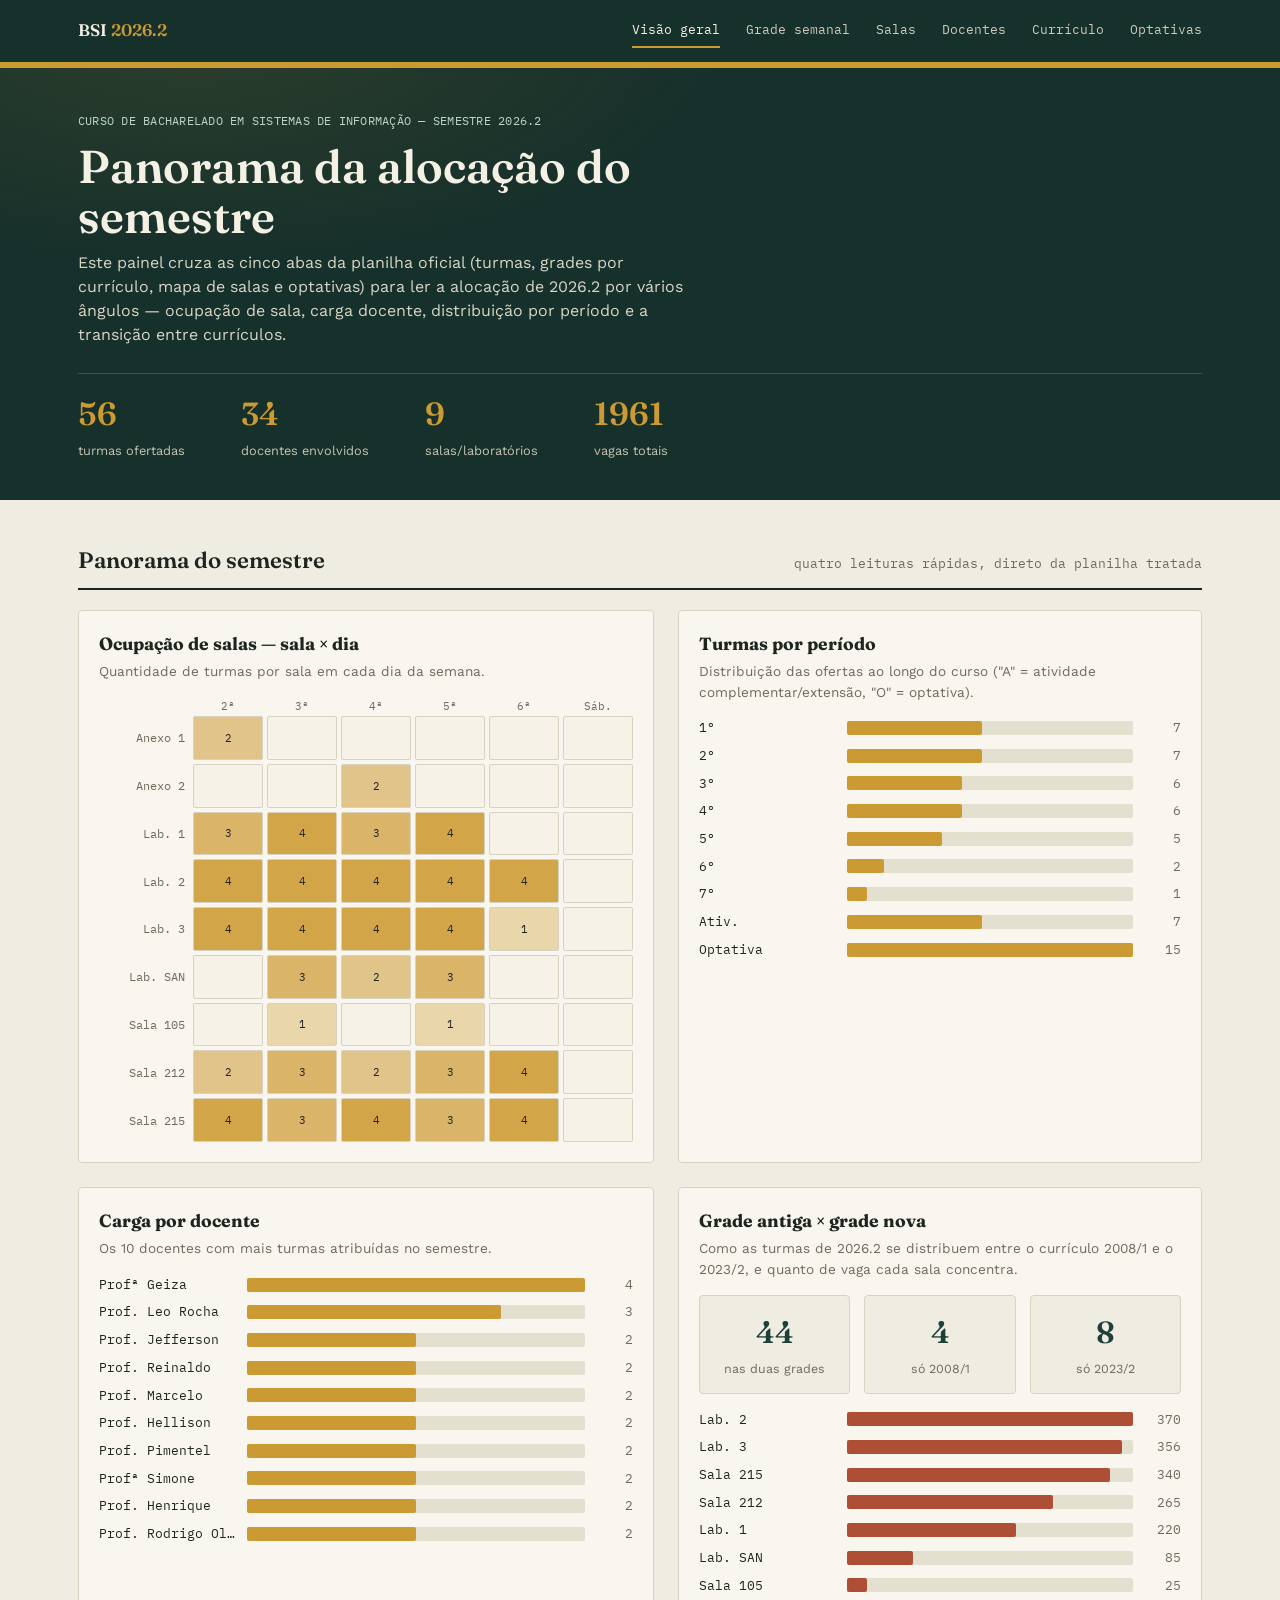
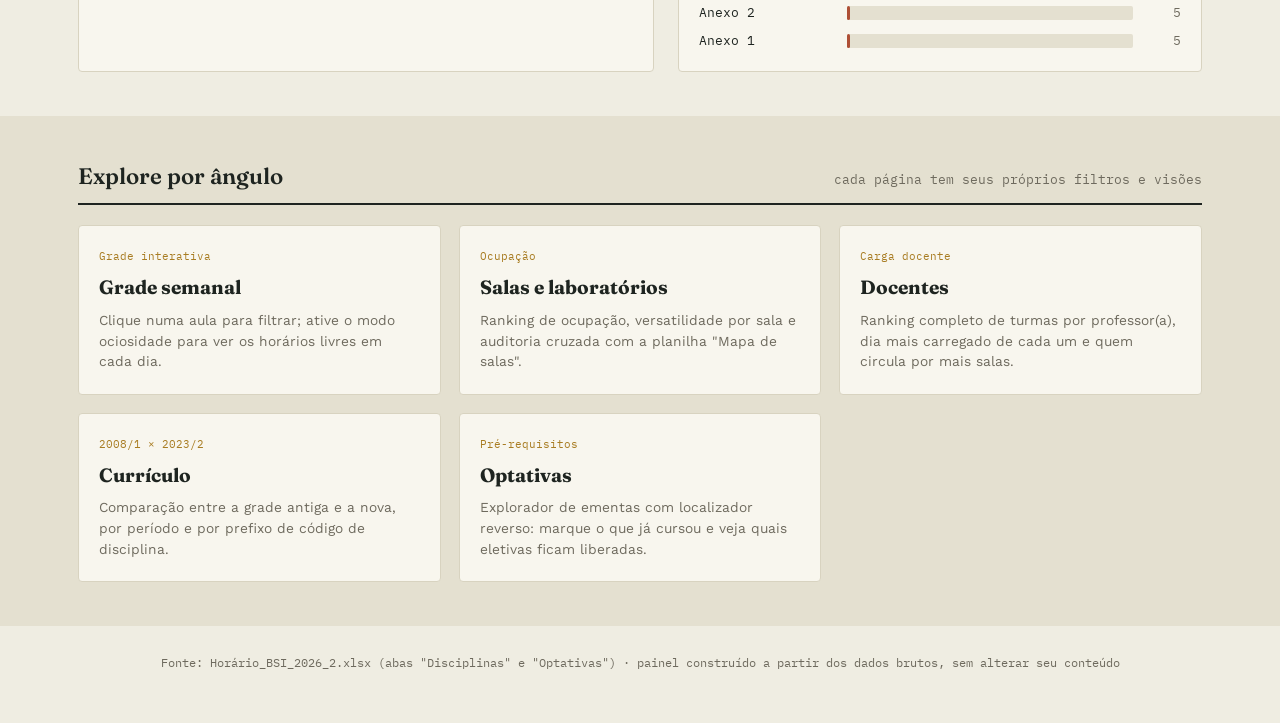
<file: index.html>
<!DOCTYPE html>
<html lang="pt-BR">
<head>
<meta charset="UTF-8">
<title>Painel BSI 2026.2 — Visão geral</title>
<meta name="viewport" content="width=device-width, initial-scale=1.0">
<link rel="preconnect" href="https://fonts.googleapis.com">
<link href="https://fonts.googleapis.com/css2?family=Fraunces:opsz,wght@9..144,400;9..144,500;9..144,600;9..144,700&family=Work+Sans:wght@400;500;600&family=IBM+Plex+Mono:wght@400;500;600&display=swap" rel="stylesheet">
<link rel="stylesheet" href="css/style.css">
</head>
<body>

<header class="pagehead">
  <div class="wrap">
    <p class="hero-eyebrow">CURSO DE BACHARELADO EM SISTEMAS DE INFORMAÇÃO — SEMESTRE 2026.2</p>
    <h1>Panorama da alocação do semestre</h1>
    <p class="lede">Este painel cruza as cinco abas da planilha oficial (turmas, grades por currículo, mapa de salas e optativas) para ler a alocação de 2026.2 por vários ângulos — ocupação de sala, carga docente, distribuição por período e a transição entre currículos.</p>
    <div class="stat-row" id="statRow"></div>
  </div>
</header>

<section>
  <div class="wrap">
    <div class="section-head">
      <h2>Panorama do semestre</h2>
      <span class="hint">quatro leituras rápidas, direto da planilha tratada</span>
    </div>
    <div class="panels">
      <div class="panel">
        <h3>Ocupação de salas — sala × dia</h3>
        <p class="sub">Quantidade de turmas por sala em cada dia da semana.</p>
        <div id="heatmapArea"></div>
      </div>
      <div class="panel">
        <h3>Turmas por período</h3>
        <p class="sub">Distribuição das ofertas ao longo do curso ("A" = atividade complementar/extensão, "O" = optativa).</p>
        <div class="bars" id="periodoBars"></div>
      </div>
    </div>
    <div style="height:24px"></div>
    <div class="panels">
      <div class="panel">
        <h3>Carga por docente</h3>
        <p class="sub">Os 10 docentes com mais turmas atribuídas no semestre.</p>
        <div class="bars" id="cargaBars"></div>
      </div>
      <div class="panel">
        <h3>Grade antiga × grade nova</h3>
        <p class="sub">Como as turmas de 2026.2 se distribuem entre o currículo 2008/1 e o 2023/2, e quanto de vaga cada sala concentra.</p>
        <div class="curri-compare" id="curriCompare"></div>
        <div style="height:16px"></div>
        <div class="bars" id="vagasSalaBars"></div>
      </div>
    </div>
  </div>
</section>

<section class="alt">
  <div class="wrap">
    <div class="section-head">
      <h2>Explore por ângulo</h2>
      <span class="hint">cada página tem seus próprios filtros e visões</span>
    </div>
    <div class="tile-grid" id="tileGrid"></div>
  </div>
</section>

<footer class="sitefoot">Fonte: Horário_BSI_2026_2.xlsx (abas "Disciplinas" e "Optativas") · painel construído a partir dos dados brutos, sem alterar seu conteúdo</footer>

<script src="js/data.js"></script>
<script src="js/common.js"></script>
<script src="js/pages/visao-geral.js"></script>
</body>
</html>
</file>
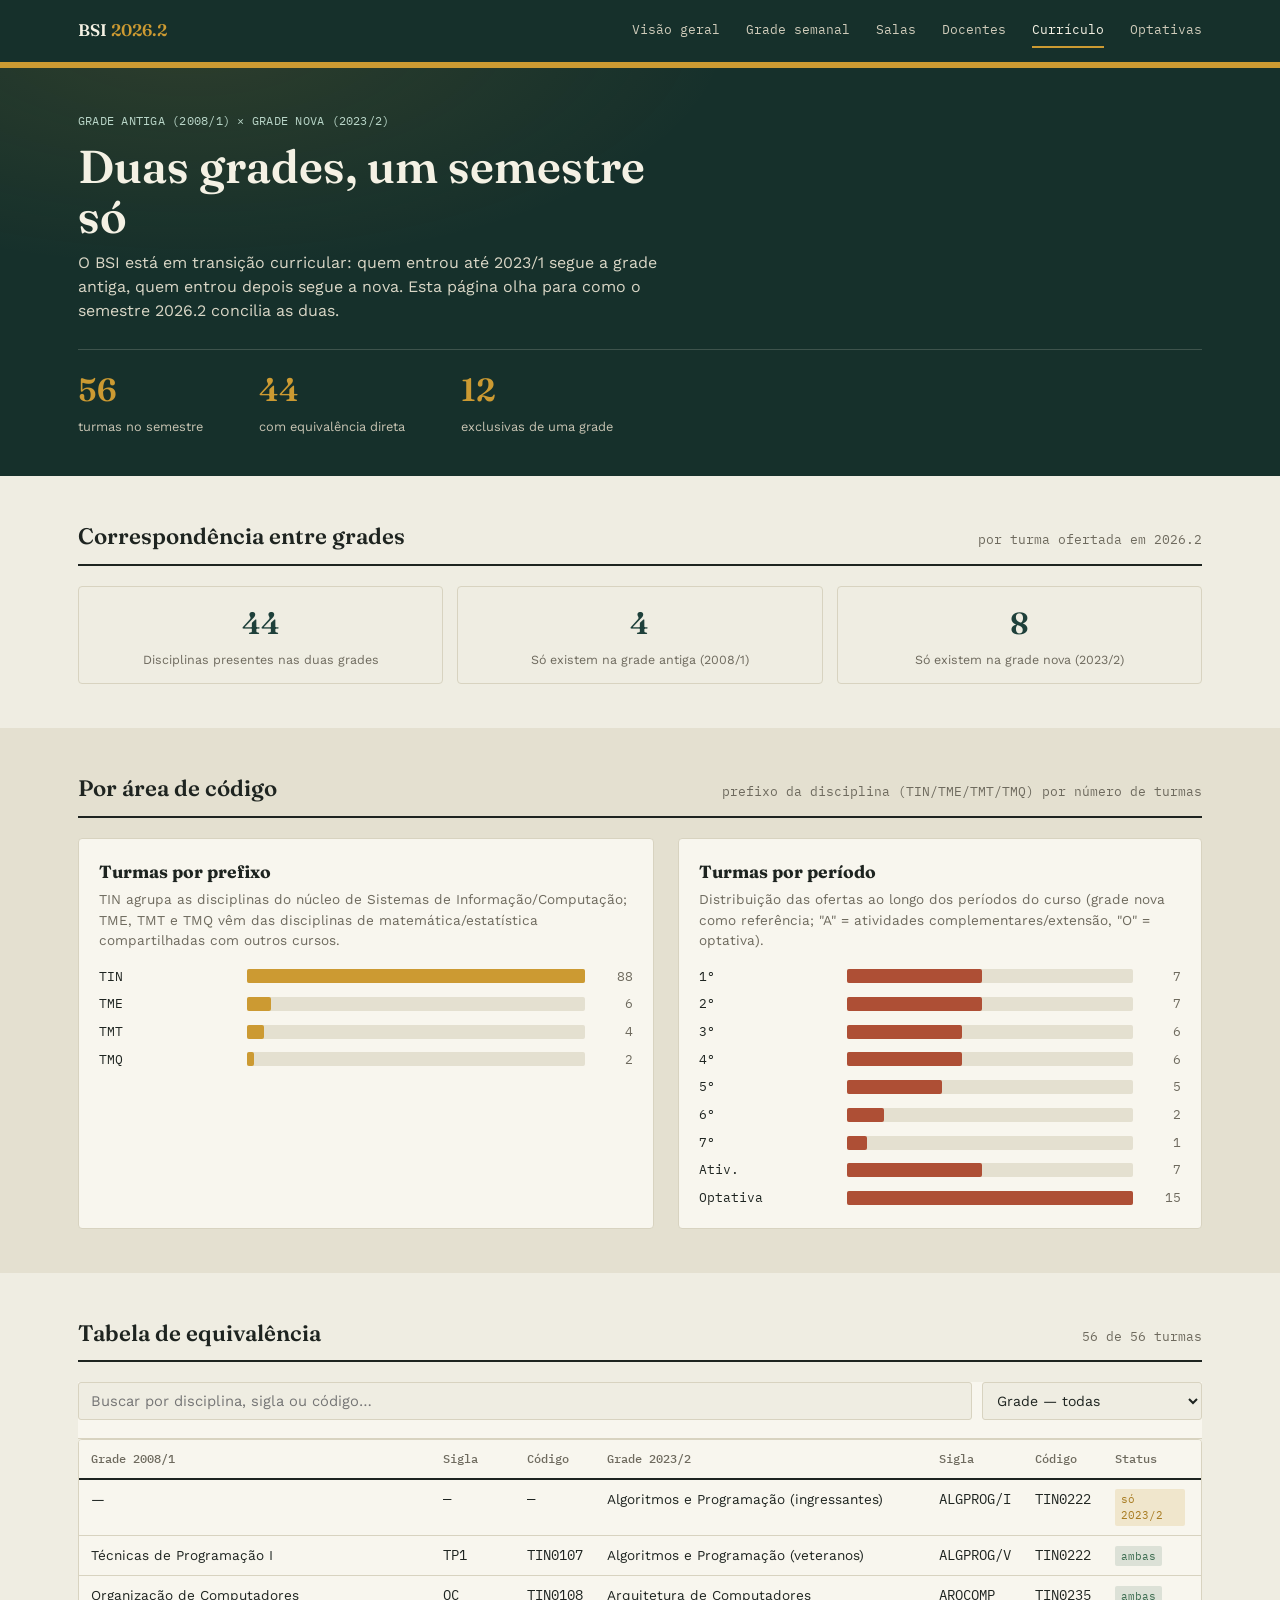
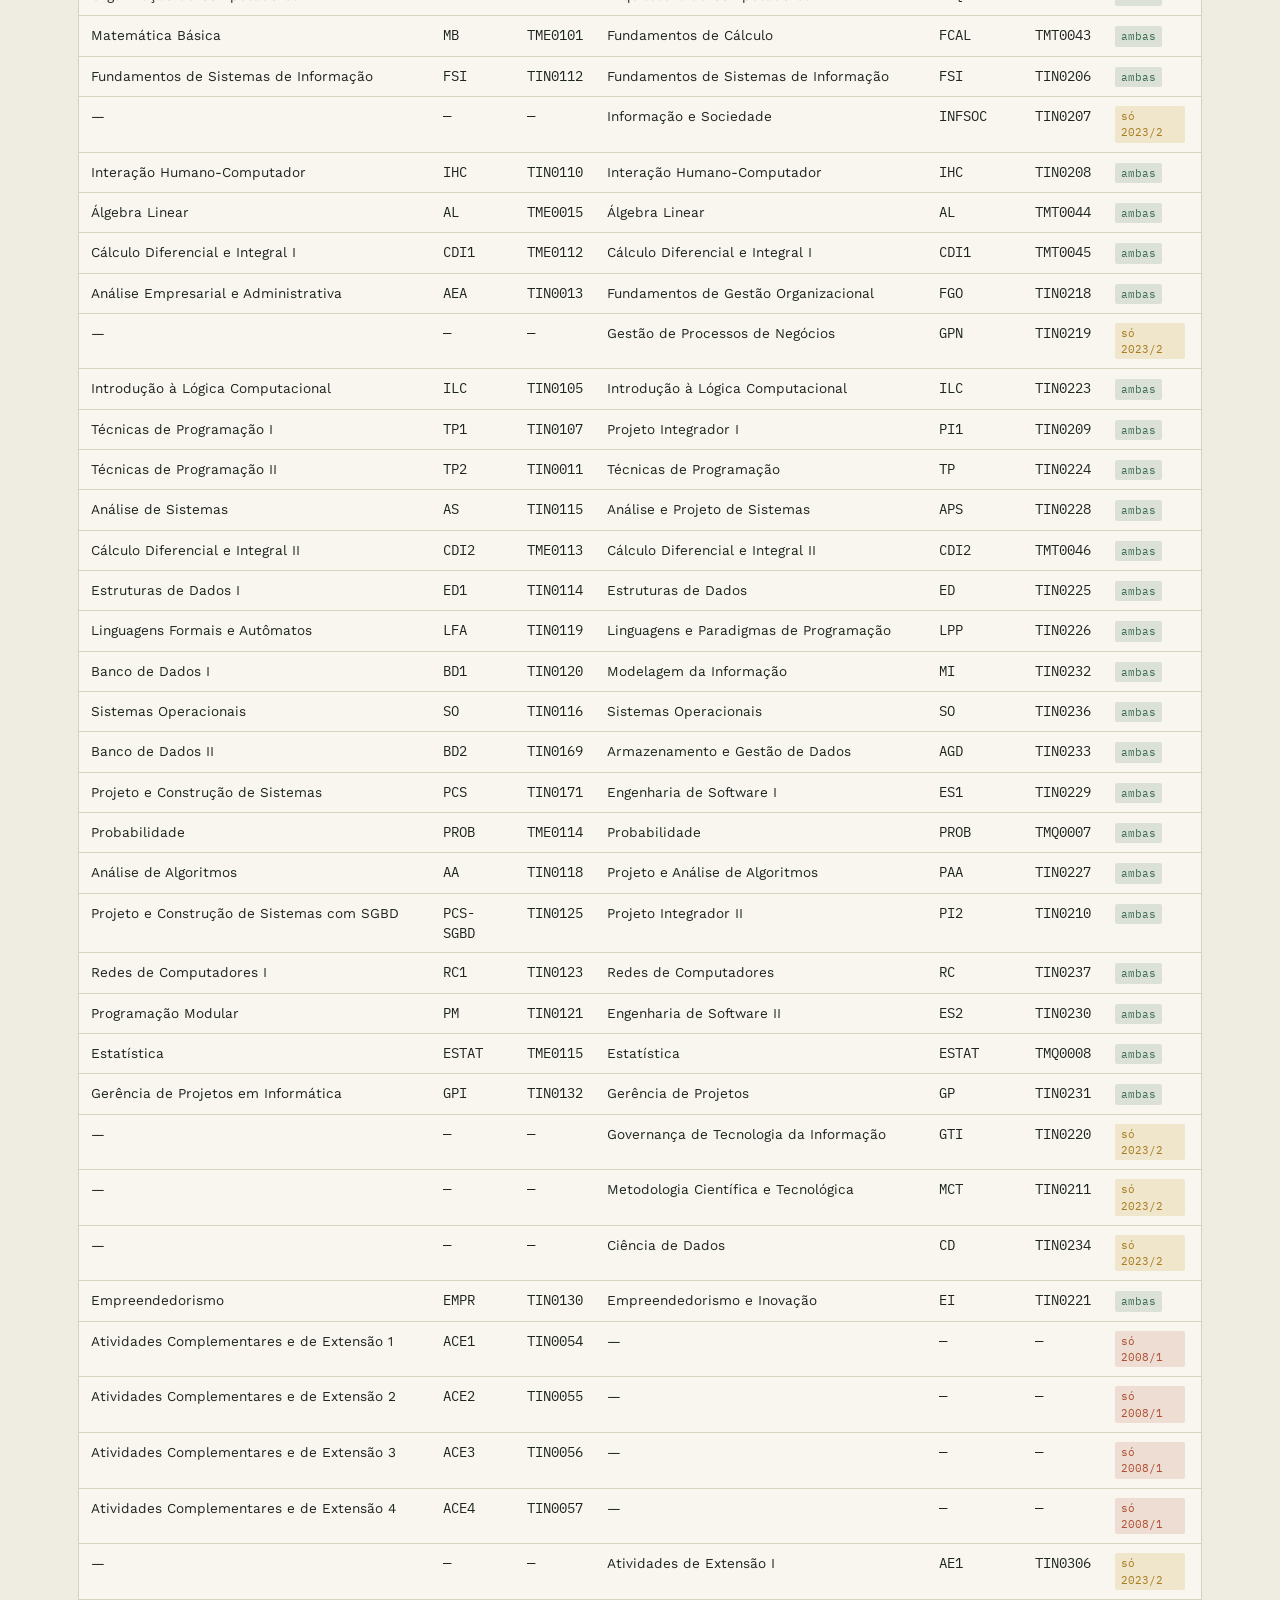
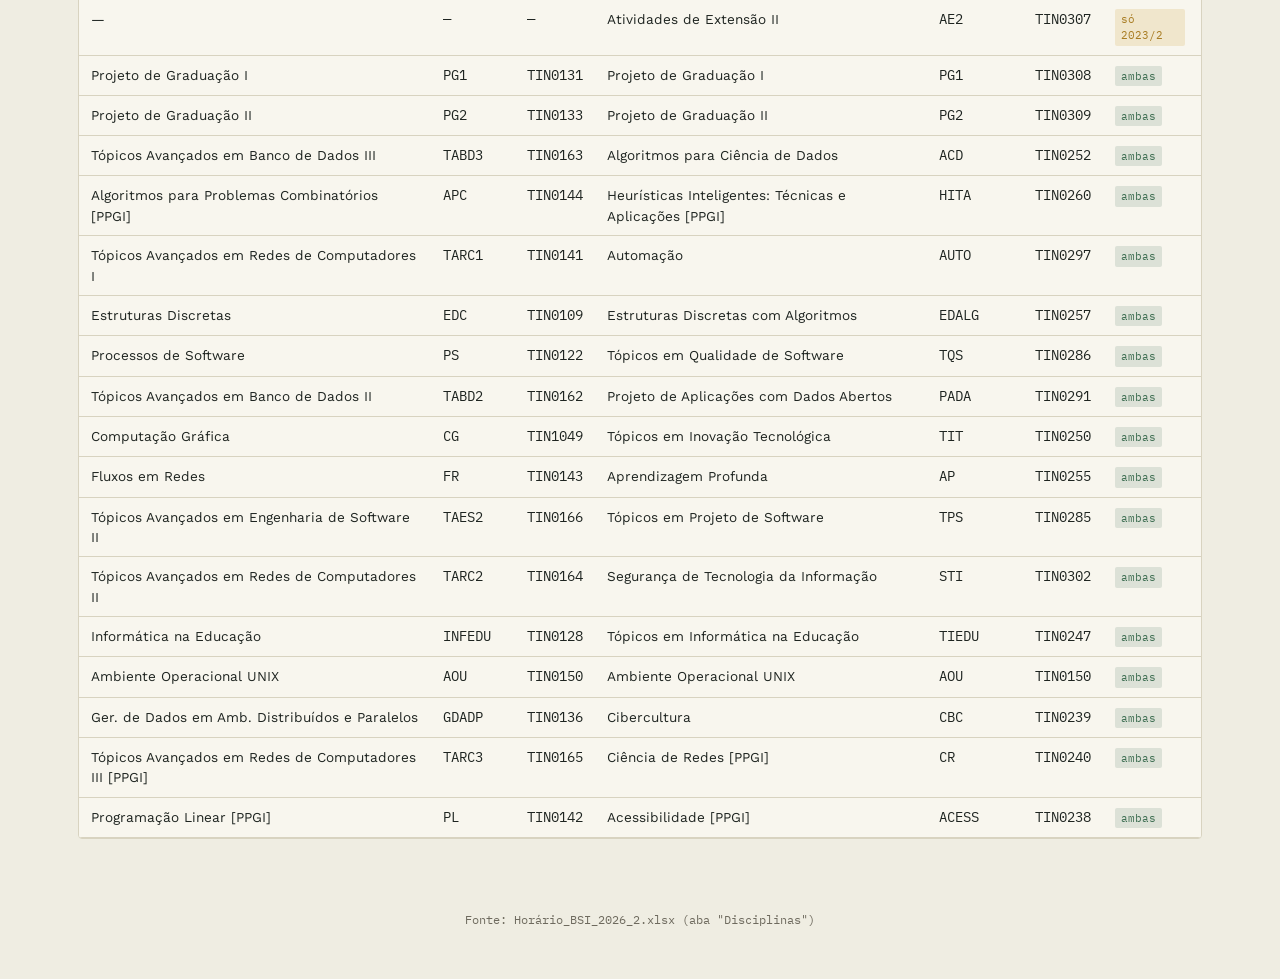
<file: curriculo.html>
<!DOCTYPE html>
<html lang="pt-BR">
<head>
<meta charset="UTF-8">
<title>Painel BSI 2026.2 — Currículo</title>
<meta name="viewport" content="width=device-width, initial-scale=1.0">
<link rel="preconnect" href="https://fonts.googleapis.com">
<link href="https://fonts.googleapis.com/css2?family=Fraunces:opsz,wght@9..144,400;9..144,500;9..144,600;9..144,700&family=Work+Sans:wght@400;500;600&family=IBM+Plex+Mono:wght@400;500;600&display=swap" rel="stylesheet">
<link rel="stylesheet" href="css/style.css">
</head>
<body>

<header class="pagehead">
  <div class="wrap">
    <p class="hero-eyebrow">GRADE ANTIGA (2008/1) × GRADE NOVA (2023/2)</p>
    <h1>Duas grades, um semestre só</h1>
    <p class="lede">O BSI está em transição curricular: quem entrou até 2023/1 segue a grade antiga, quem entrou depois segue a nova. Esta página olha para como o semestre 2026.2 concilia as duas.</p>
    <div class="stat-row" id="statRow"></div>
  </div>
</header>

<section>
  <div class="wrap">
    <div class="section-head">
      <h2>Correspondência entre grades</h2>
      <span class="hint">por turma ofertada em 2026.2</span>
    </div>
    <div class="curri-compare" id="curriCompare"></div>
  </div>
</section>

<section class="alt">
  <div class="wrap">
    <div class="section-head">
      <h2>Por área de código</h2>
      <span class="hint">prefixo da disciplina (TIN/TME/TMT/TMQ) por número de turmas</span>
    </div>
    <div class="panels">
      <div class="panel">
        <h3>Turmas por prefixo</h3>
        <p class="sub">TIN agrupa as disciplinas do núcleo de Sistemas de Informação/Computação; TME, TMT e TMQ vêm das disciplinas de matemática/estatística compartilhadas com outros cursos.</p>
        <div class="bars" id="prefixoBars"></div>
      </div>
      <div class="panel">
        <h3>Turmas por período</h3>
        <p class="sub">Distribuição das ofertas ao longo dos períodos do curso (grade nova como referência; "A" = atividades complementares/extensão, "O" = optativa).</p>
        <div class="bars" id="periodoBars"></div>
      </div>
    </div>
  </div>
</section>

<section>
  <div class="wrap">
    <div class="section-head">
      <h2>Tabela de equivalência</h2>
      <span class="hint" id="filterCount"></span>
    </div>
    <div class="filterbar" style="position:static;box-shadow:none;padding:0 0 18px;">
      <div class="wrap" style="padding:0;">
        <input type="text" id="fSearch" placeholder="Buscar por disciplina, sigla ou código…">
        <select id="fGrade">
          <option value="">Grade — todas</option>
          <option value="ambas">Presente nas duas grades</option>
          <option value="somente_2008">Só grade 2008/1</option>
          <option value="somente_2023">Só grade 2023/2</option>
        </select>
      </div>
    </div>
    <div class="table-wrap">
      <table class="data" id="dataTable">
        <thead>
          <tr>
            <th>Grade 2008/1</th><th>Sigla</th><th>Código</th>
            <th>Grade 2023/2</th><th>Sigla</th><th>Código</th>
            <th>Status</th>
          </tr>
        </thead>
        <tbody id="tableBody"></tbody>
      </table>
    </div>
  </div>
</section>

<footer class="sitefoot">Fonte: Horário_BSI_2026_2.xlsx (aba "Disciplinas")</footer>

<script src="js/data.js"></script>
<script src="js/common.js"></script>
<script src="js/pages/curriculo.js"></script>
</body>
</html>
</file>
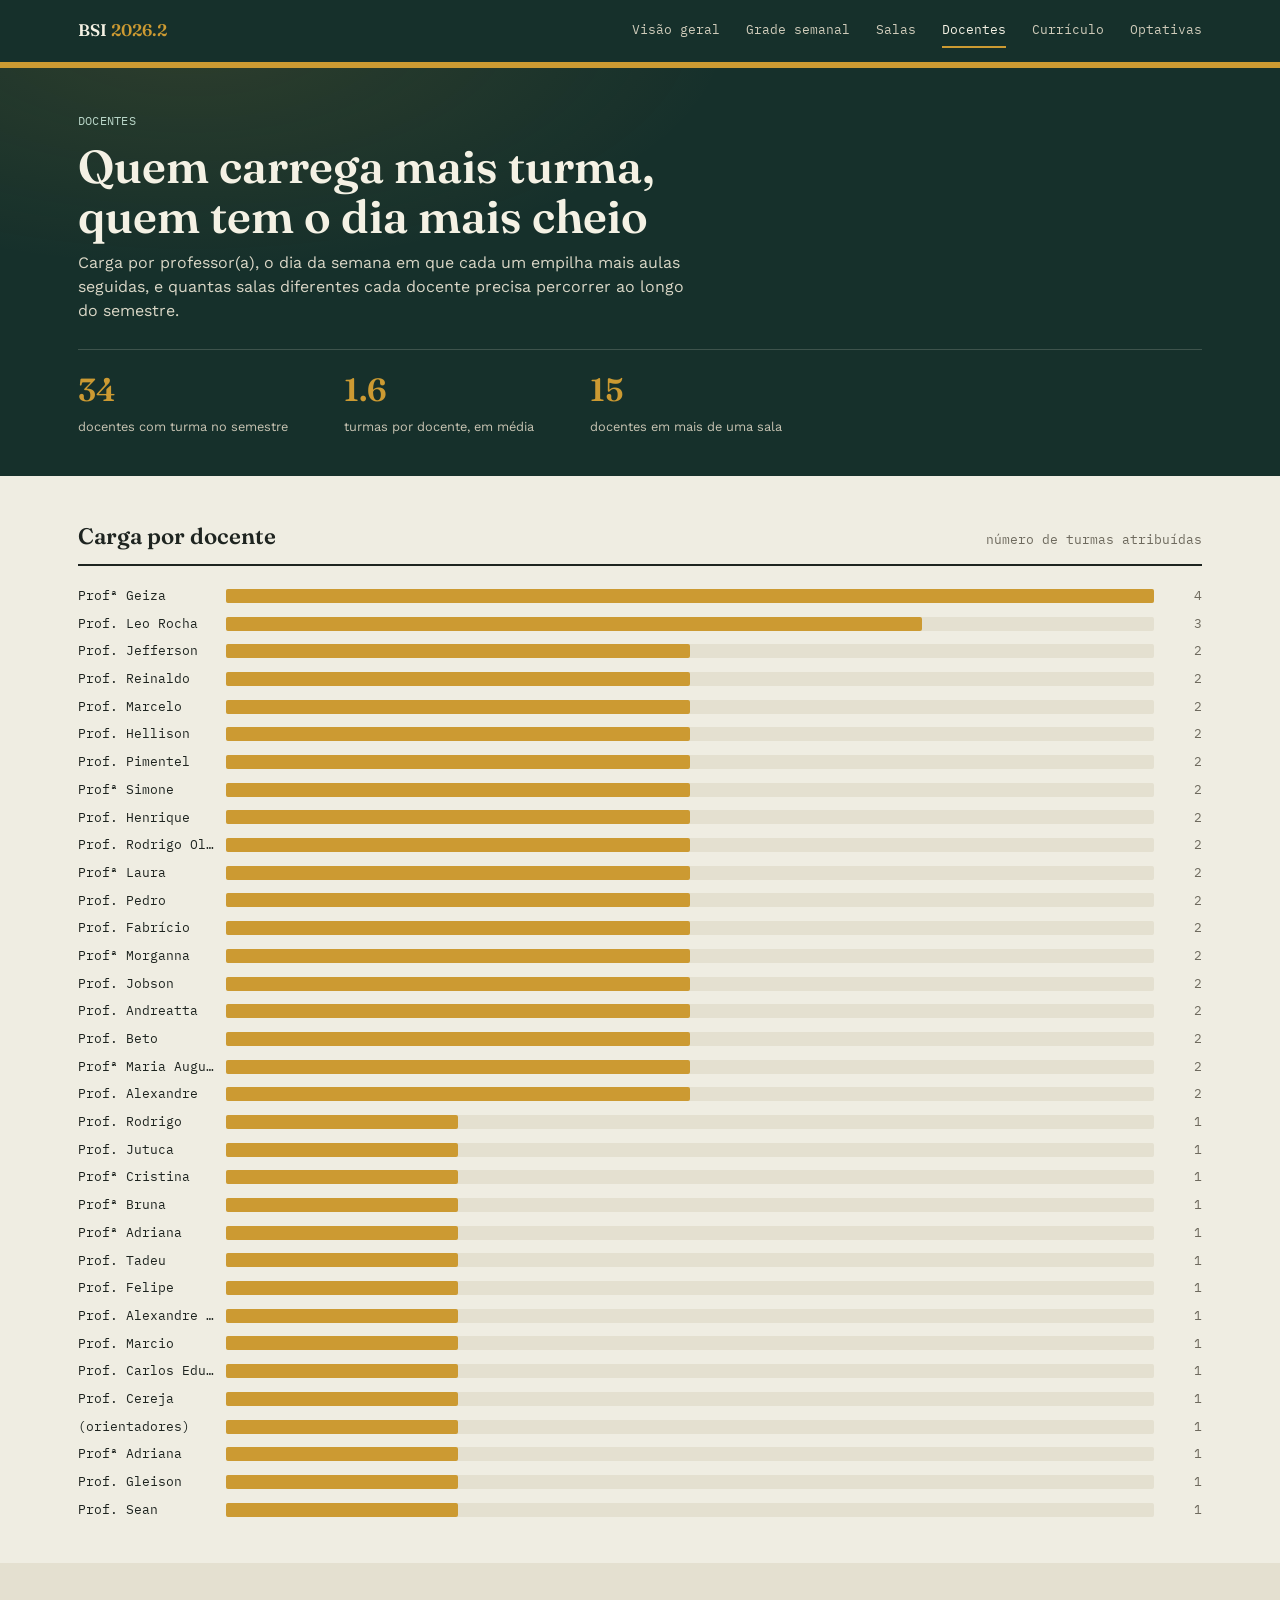
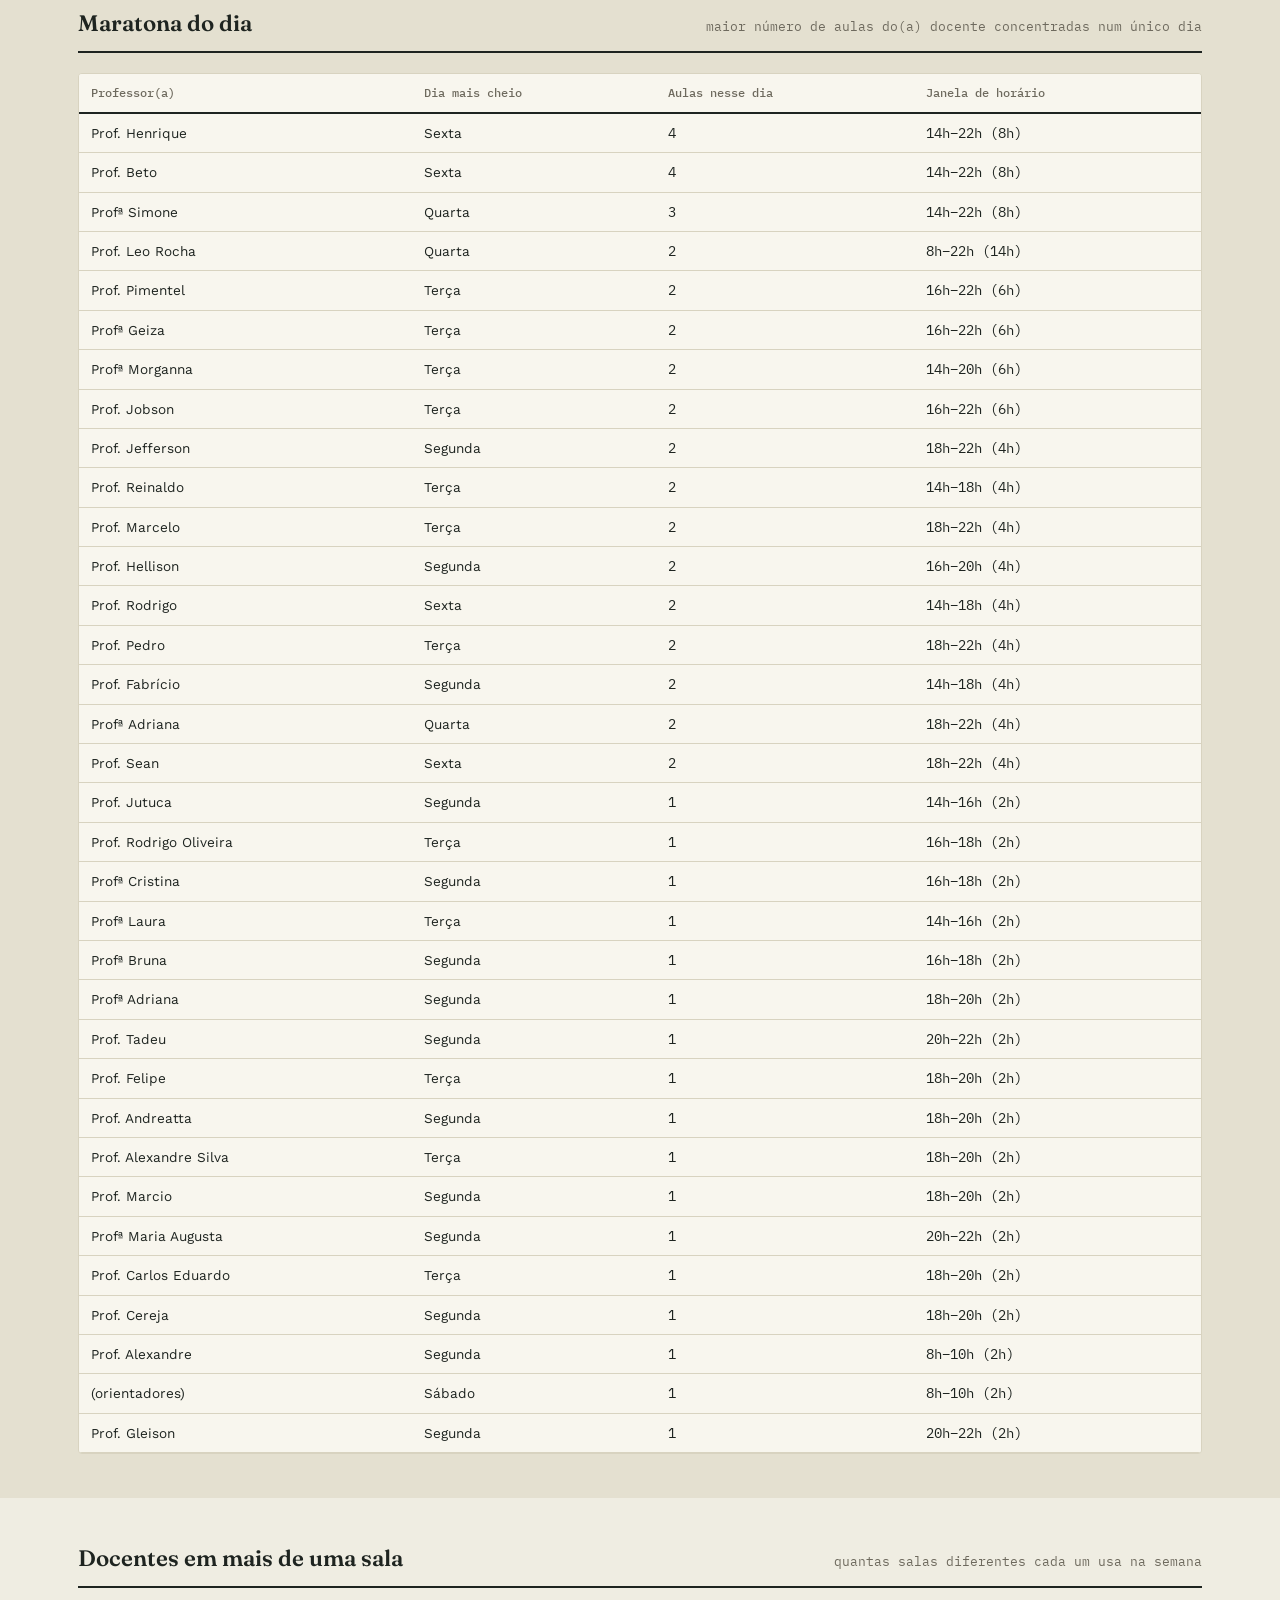
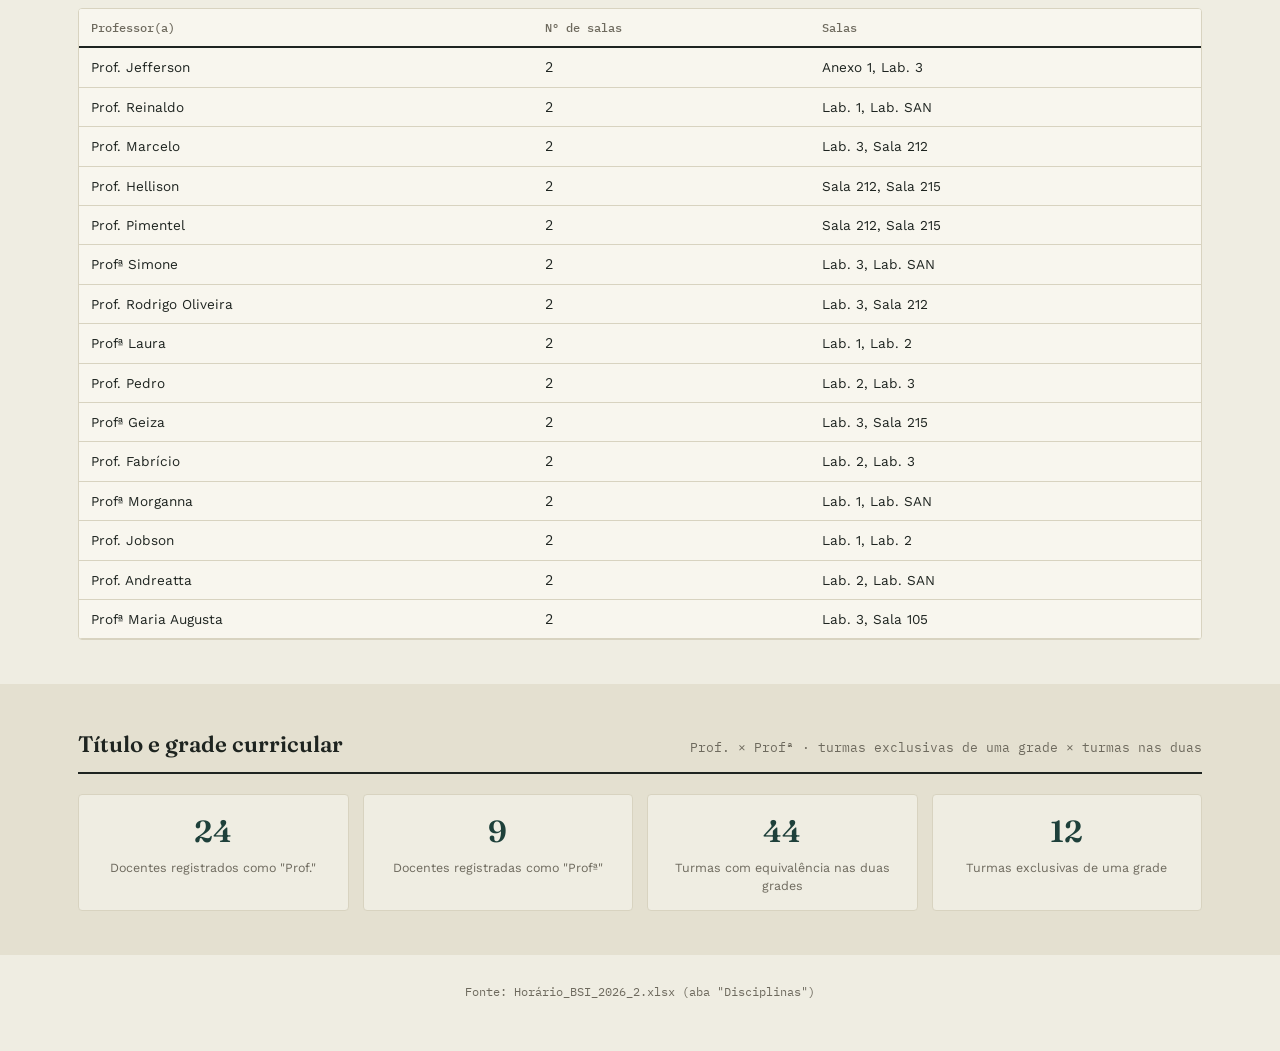
<file: docentes.html>
<!DOCTYPE html>
<html lang="pt-BR">
<head>
<meta charset="UTF-8">
<title>Painel BSI 2026.2 — Docentes</title>
<meta name="viewport" content="width=device-width, initial-scale=1.0">
<link rel="preconnect" href="https://fonts.googleapis.com">
<link href="https://fonts.googleapis.com/css2?family=Fraunces:opsz,wght@9..144,400;9..144,500;9..144,600;9..144,700&family=Work+Sans:wght@400;500;600&family=IBM+Plex+Mono:wght@400;500;600&display=swap" rel="stylesheet">
<link rel="stylesheet" href="css/style.css">
</head>
<body>

<header class="pagehead">
  <div class="wrap">
    <p class="hero-eyebrow">DOCENTES</p>
    <h1>Quem carrega mais turma, quem tem o dia mais cheio</h1>
    <p class="lede">Carga por professor(a), o dia da semana em que cada um empilha mais aulas seguidas, e quantas salas diferentes cada docente precisa percorrer ao longo do semestre.</p>
    <div class="stat-row" id="statRow"></div>
  </div>
</header>

<section>
  <div class="wrap">
    <div class="section-head">
      <h2>Carga por docente</h2>
      <span class="hint">número de turmas atribuídas</span>
    </div>
    <div class="bars" id="cargaBars"></div>
  </div>
</section>

<section class="alt">
  <div class="wrap">
    <div class="section-head">
      <h2>Maratona do dia</h2>
      <span class="hint">maior número de aulas do(a) docente concentradas num único dia</span>
    </div>
    <div class="table-wrap">
      <table class="data" id="maratonaTable">
        <thead><tr><th>Professor(a)</th><th>Dia mais cheio</th><th>Aulas nesse dia</th><th>Janela de horário</th></tr></thead>
        <tbody id="maratonaBody"></tbody>
      </table>
    </div>
  </div>
</section>

<section>
  <div class="wrap">
    <div class="section-head">
      <h2>Docentes em mais de uma sala</h2>
      <span class="hint">quantas salas diferentes cada um usa na semana</span>
    </div>
    <div class="table-wrap">
      <table class="data" id="dispersaoTable">
        <thead><tr><th>Professor(a)</th><th>Nº de salas</th><th>Salas</th></tr></thead>
        <tbody id="dispersaoBody"></tbody>
      </table>
    </div>
  </div>
</section>

<section class="alt">
  <div class="wrap">
    <div class="section-head">
      <h2>Título e grade curricular</h2>
      <span class="hint">Prof. × Profª · turmas exclusivas de uma grade × turmas nas duas</span>
    </div>
    <div class="curri-compare" id="tituloCards"></div>
  </div>
</section>

<footer class="sitefoot">Fonte: Horário_BSI_2026_2.xlsx (aba "Disciplinas")</footer>

<script src="js/data.js"></script>
<script src="js/common.js"></script>
<script src="js/pages/docentes.js"></script>
</body>
</html>
</file>
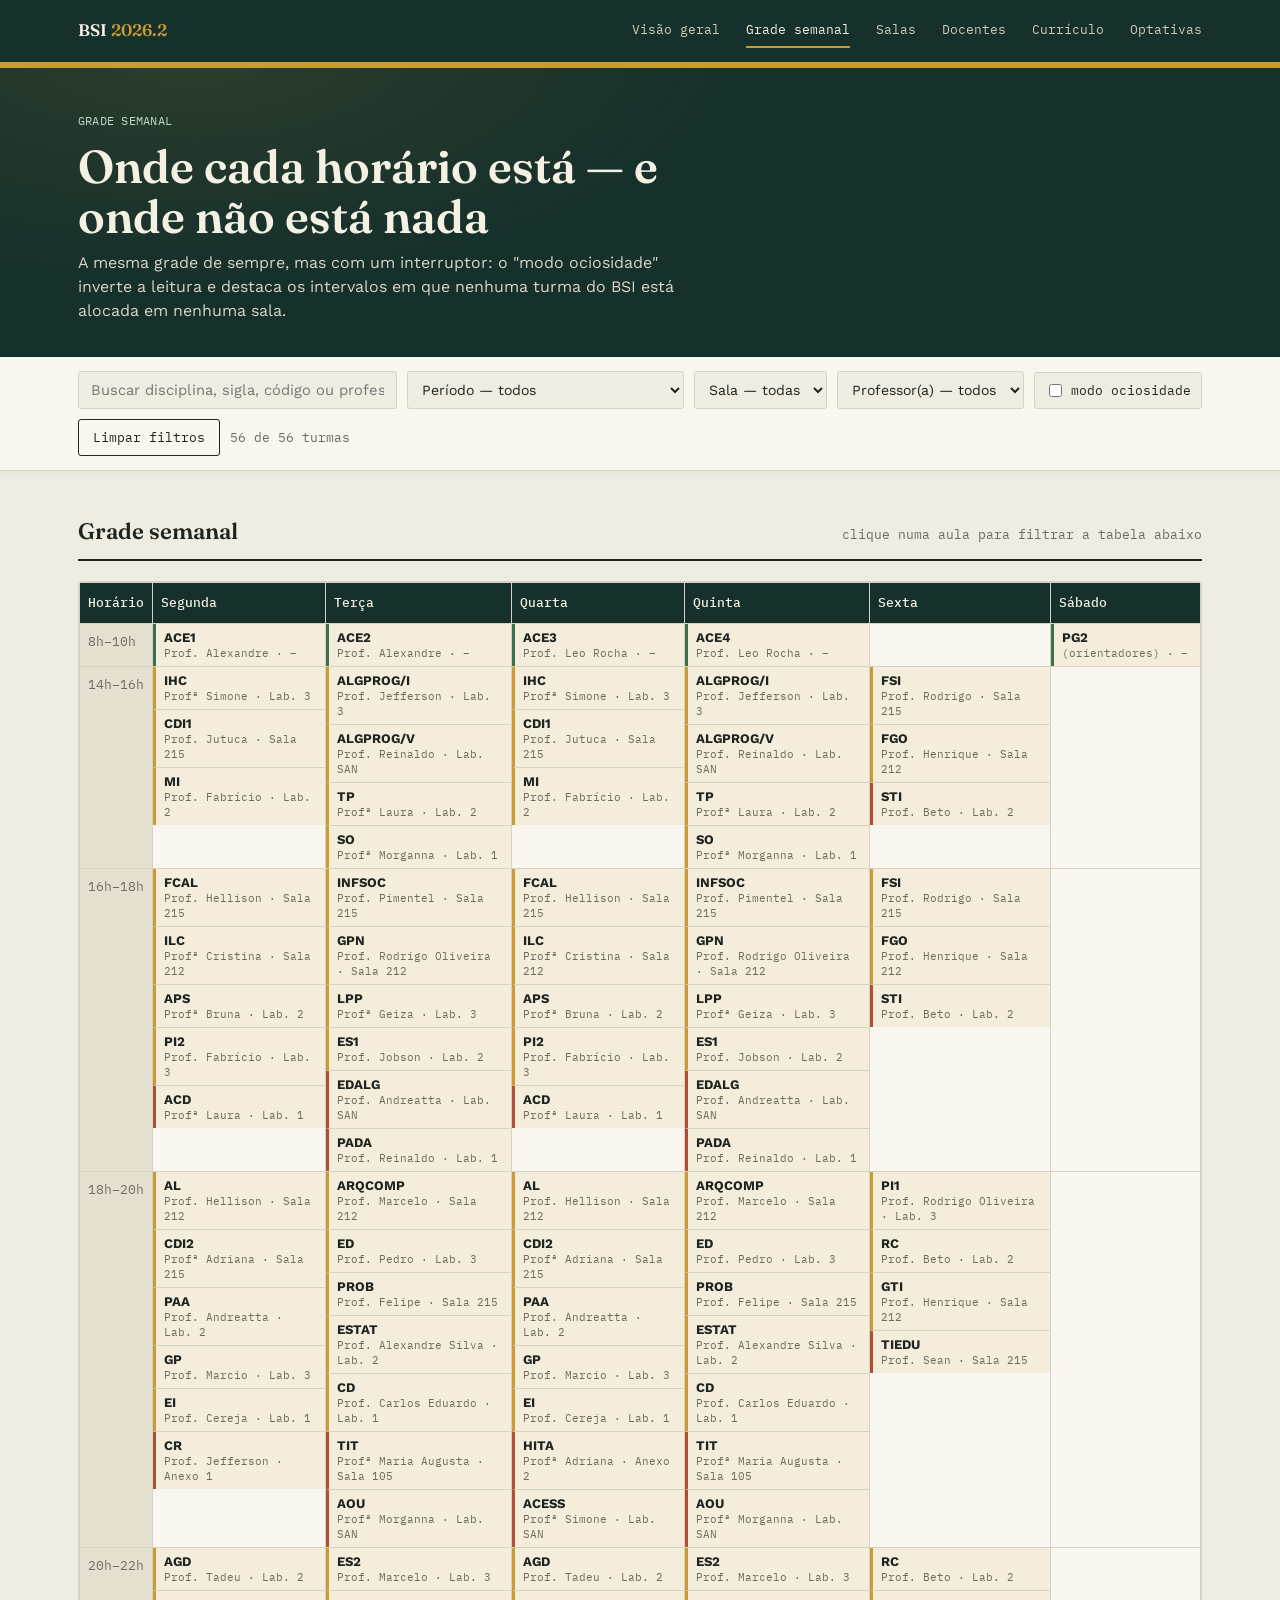
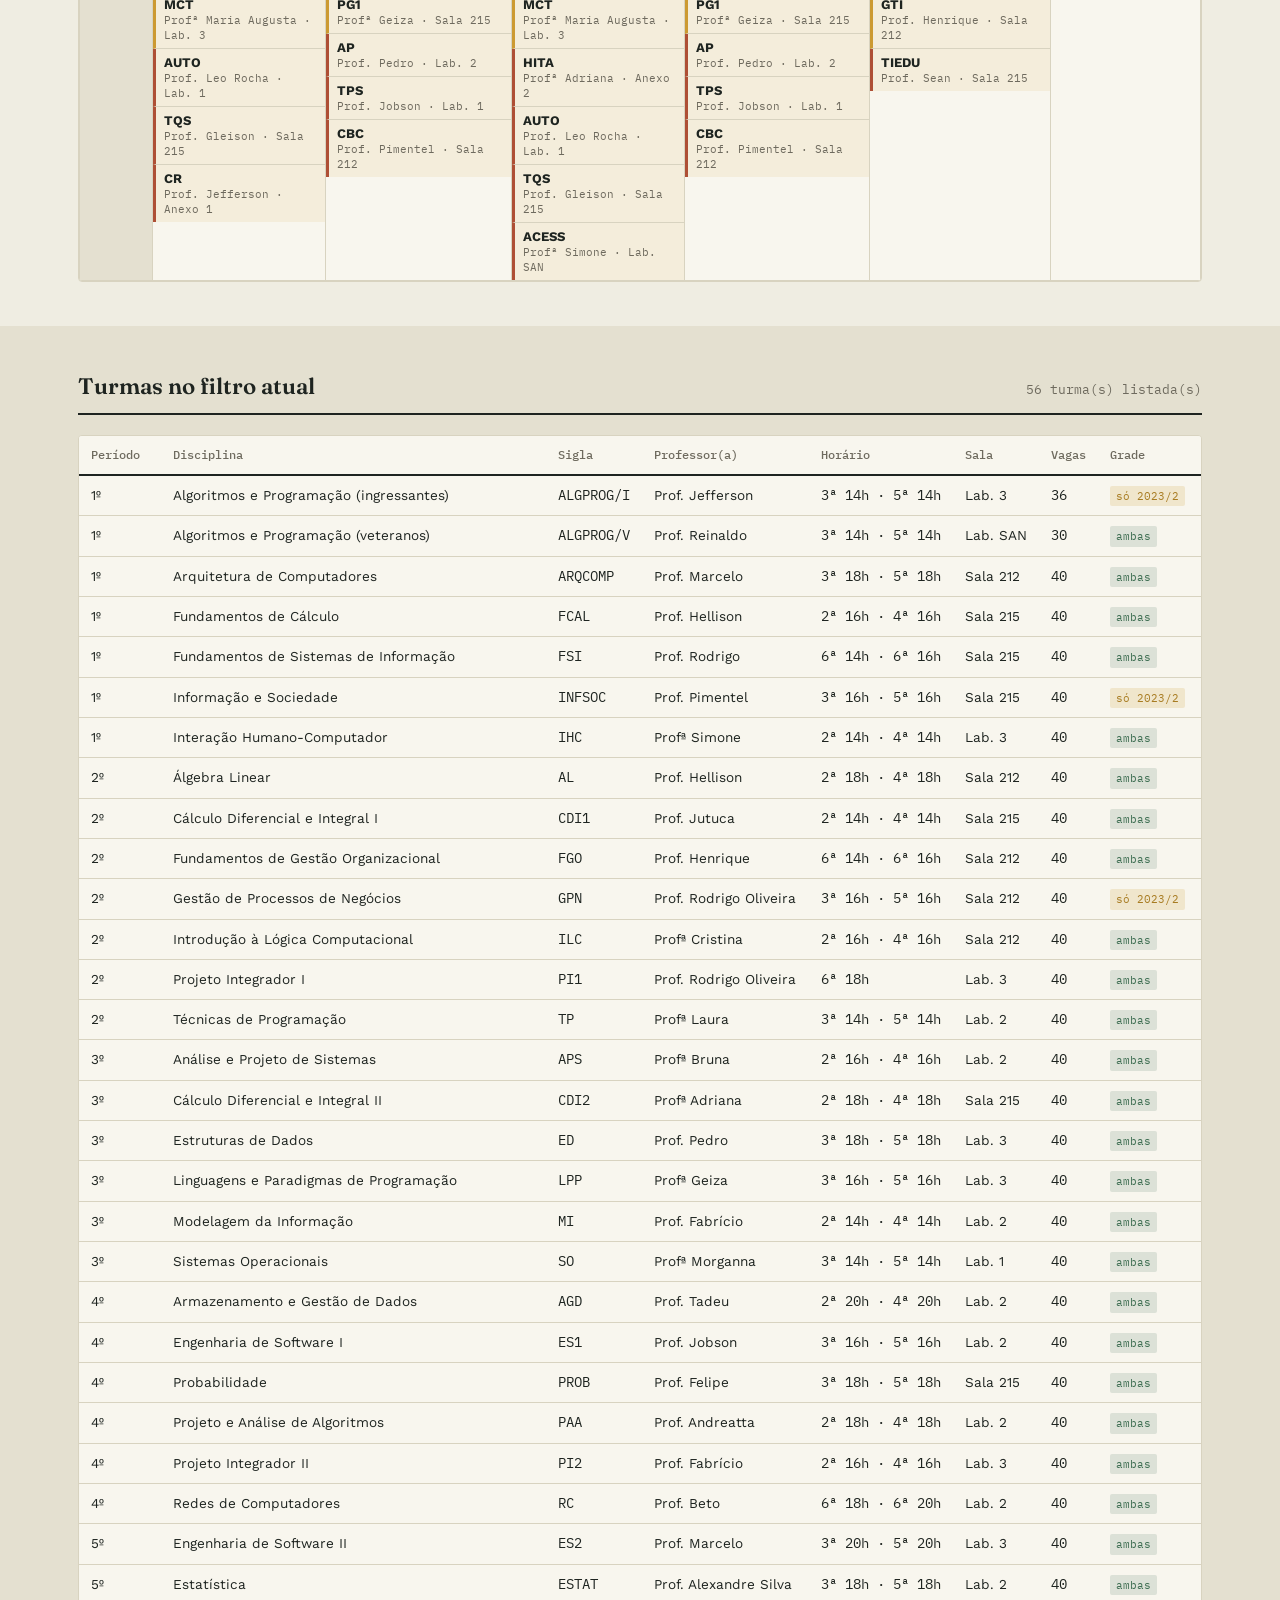
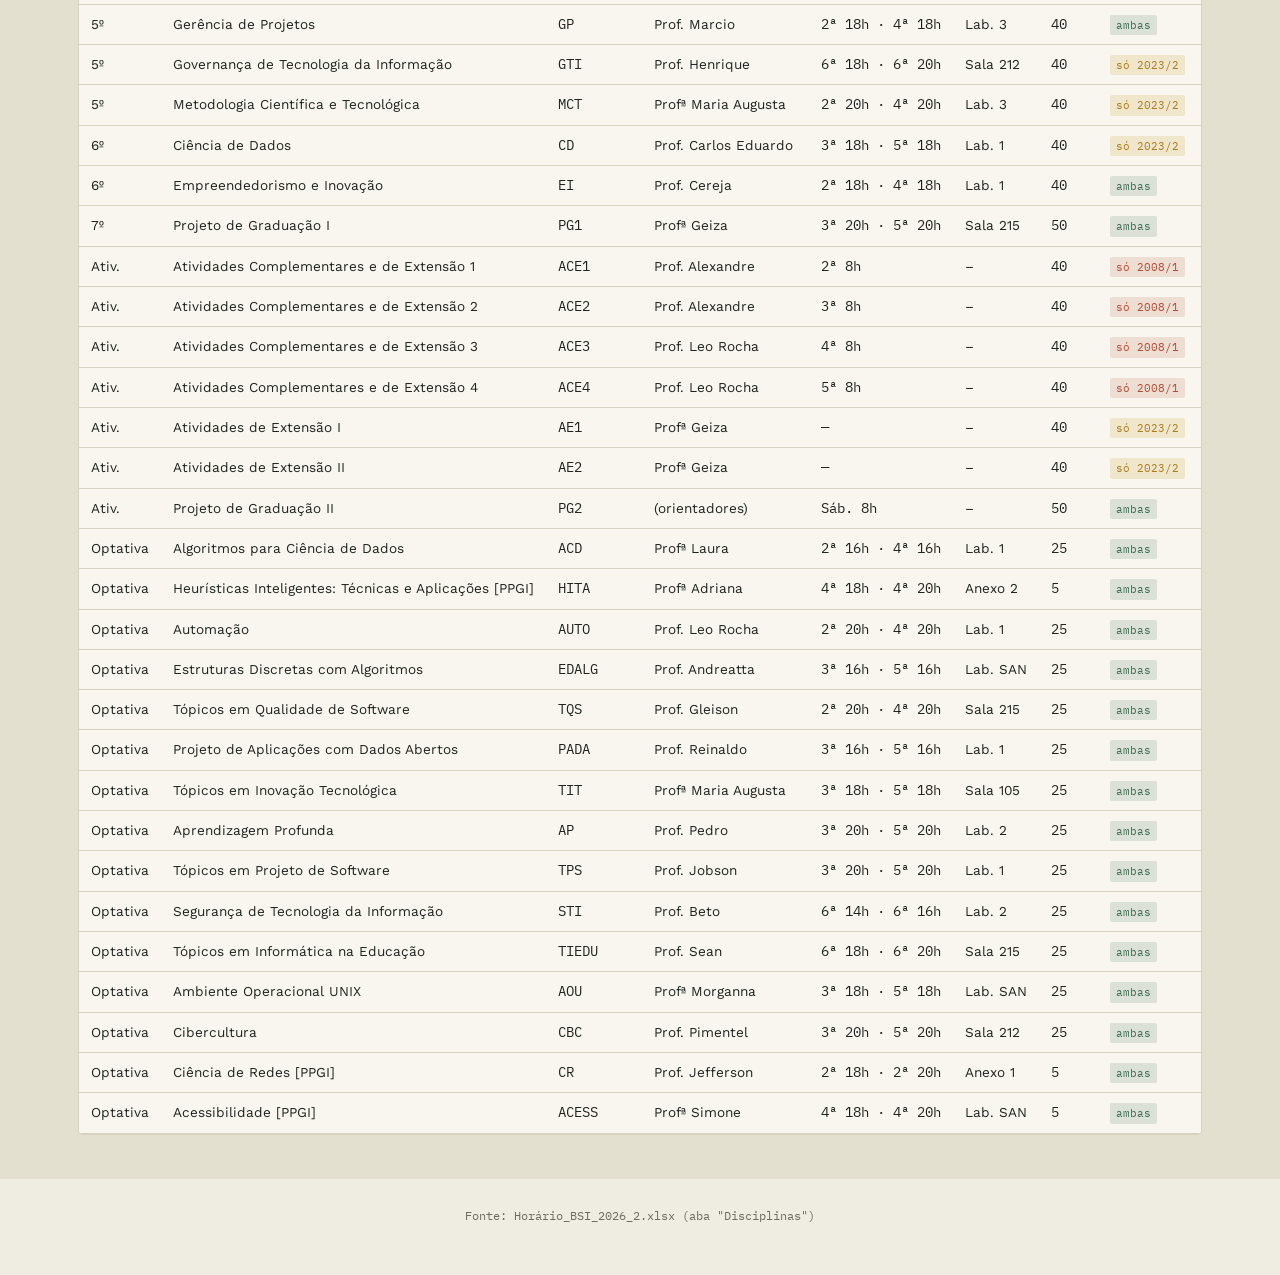
<file: horarios.html>
<!DOCTYPE html>
<html lang="pt-BR">
<head>
<meta charset="UTF-8">
<title>Painel BSI 2026.2 — Grade semanal</title>
<meta name="viewport" content="width=device-width, initial-scale=1.0">
<link rel="preconnect" href="https://fonts.googleapis.com">
<link href="https://fonts.googleapis.com/css2?family=Fraunces:opsz,wght@9..144,400;9..144,500;9..144,600;9..144,700&family=Work+Sans:wght@400;500;600&family=IBM+Plex+Mono:wght@400;500;600&display=swap" rel="stylesheet">
<link rel="stylesheet" href="css/style.css">
</head>
<body>

<header class="pagehead">
  <div class="wrap">
    <p class="hero-eyebrow">GRADE SEMANAL</p>
    <h1>Onde cada horário está — e onde não está nada</h1>
    <p class="lede">A mesma grade de sempre, mas com um interruptor: o "modo ociosidade" inverte a leitura e destaca os intervalos em que nenhuma turma do BSI está alocada em nenhuma sala.</p>
  </div>
</header>

<div class="filterbar">
  <div class="wrap">
    <input type="text" id="fSearch" placeholder="Buscar disciplina, sigla, código ou professor…">
    <select id="fPeriodo"><option value="">Período — todos</option></select>
    <select id="fSala"><option value="">Sala — todas</option></select>
    <select id="fProf"><option value="">Professor(a) — todos</option></select>
    <label class="chk"><input type="checkbox" id="fOciosidade"> modo ociosidade</label>
    <button class="reset" id="btnReset">Limpar filtros</button>
    <span class="filter-count" id="filterCount"></span>
  </div>
</div>

<section>
  <div class="wrap">
    <div class="section-head">
      <h2 id="gridTitle">Grade semanal</h2>
      <span class="hint" id="gridHint">clique numa aula para filtrar a tabela abaixo</span>
    </div>
    <div class="grid-wrap">
      <table class="schedule" id="scheduleTable"></table>
    </div>
  </div>
</section>

<section class="alt">
  <div class="wrap">
    <div class="section-head">
      <h2>Turmas no filtro atual</h2>
      <span class="hint" id="tableHint"></span>
    </div>
    <div class="table-wrap">
      <table class="data" id="dataTable">
        <thead>
          <tr>
            <th data-key="periodo_exibicao">Período</th>
            <th data-key="nome_exibicao">Disciplina</th>
            <th data-key="sigla_exibicao">Sigla</th>
            <th data-key="professor">Professor(a)</th>
            <th data-key="horarios">Horário</th>
            <th data-key="sala">Sala</th>
            <th data-key="vagas">Vagas</th>
            <th data-key="status_grade">Grade</th>
          </tr>
        </thead>
        <tbody id="tableBody"></tbody>
      </table>
    </div>
  </div>
</section>

<footer class="sitefoot">Fonte: Horário_BSI_2026_2.xlsx (aba "Disciplinas")</footer>

<script src="js/data.js"></script>
<script src="js/common.js"></script>
<script src="js/pages/horarios.js"></script>
</body>
</html>
</file>
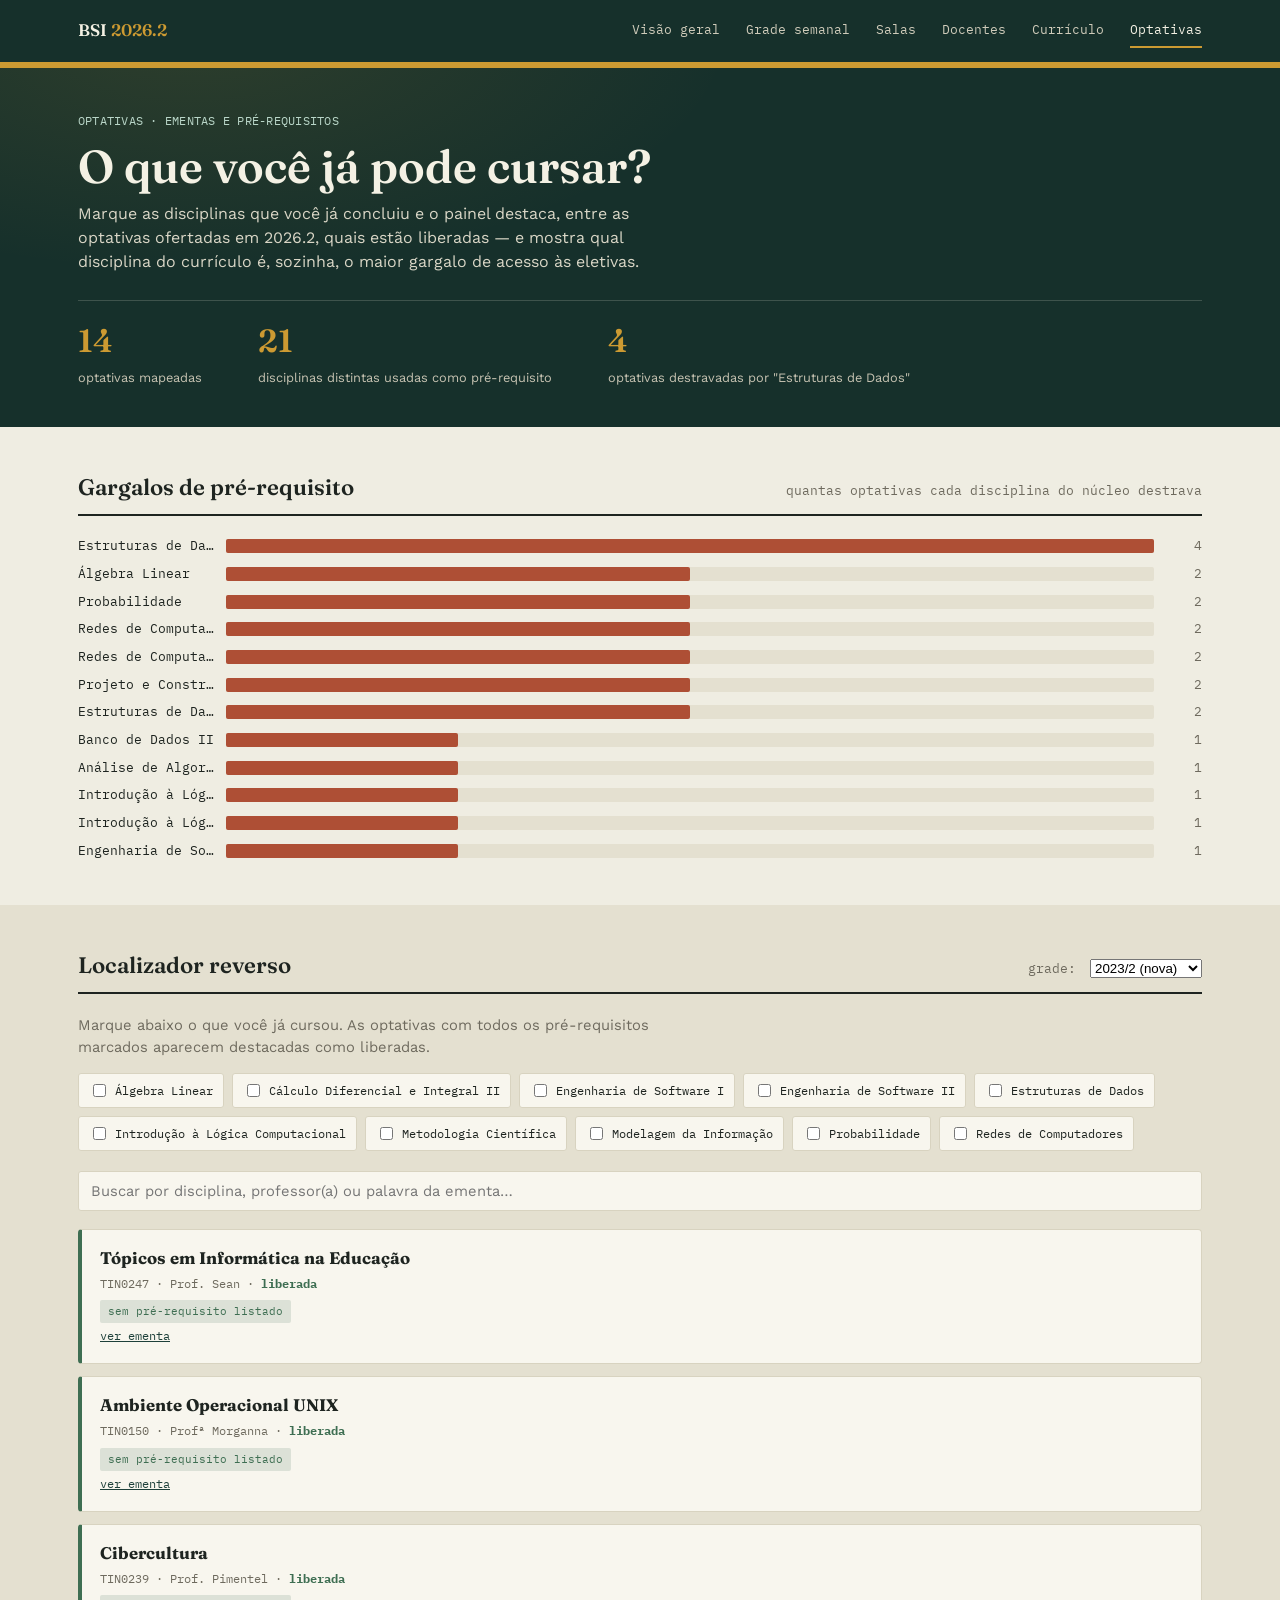
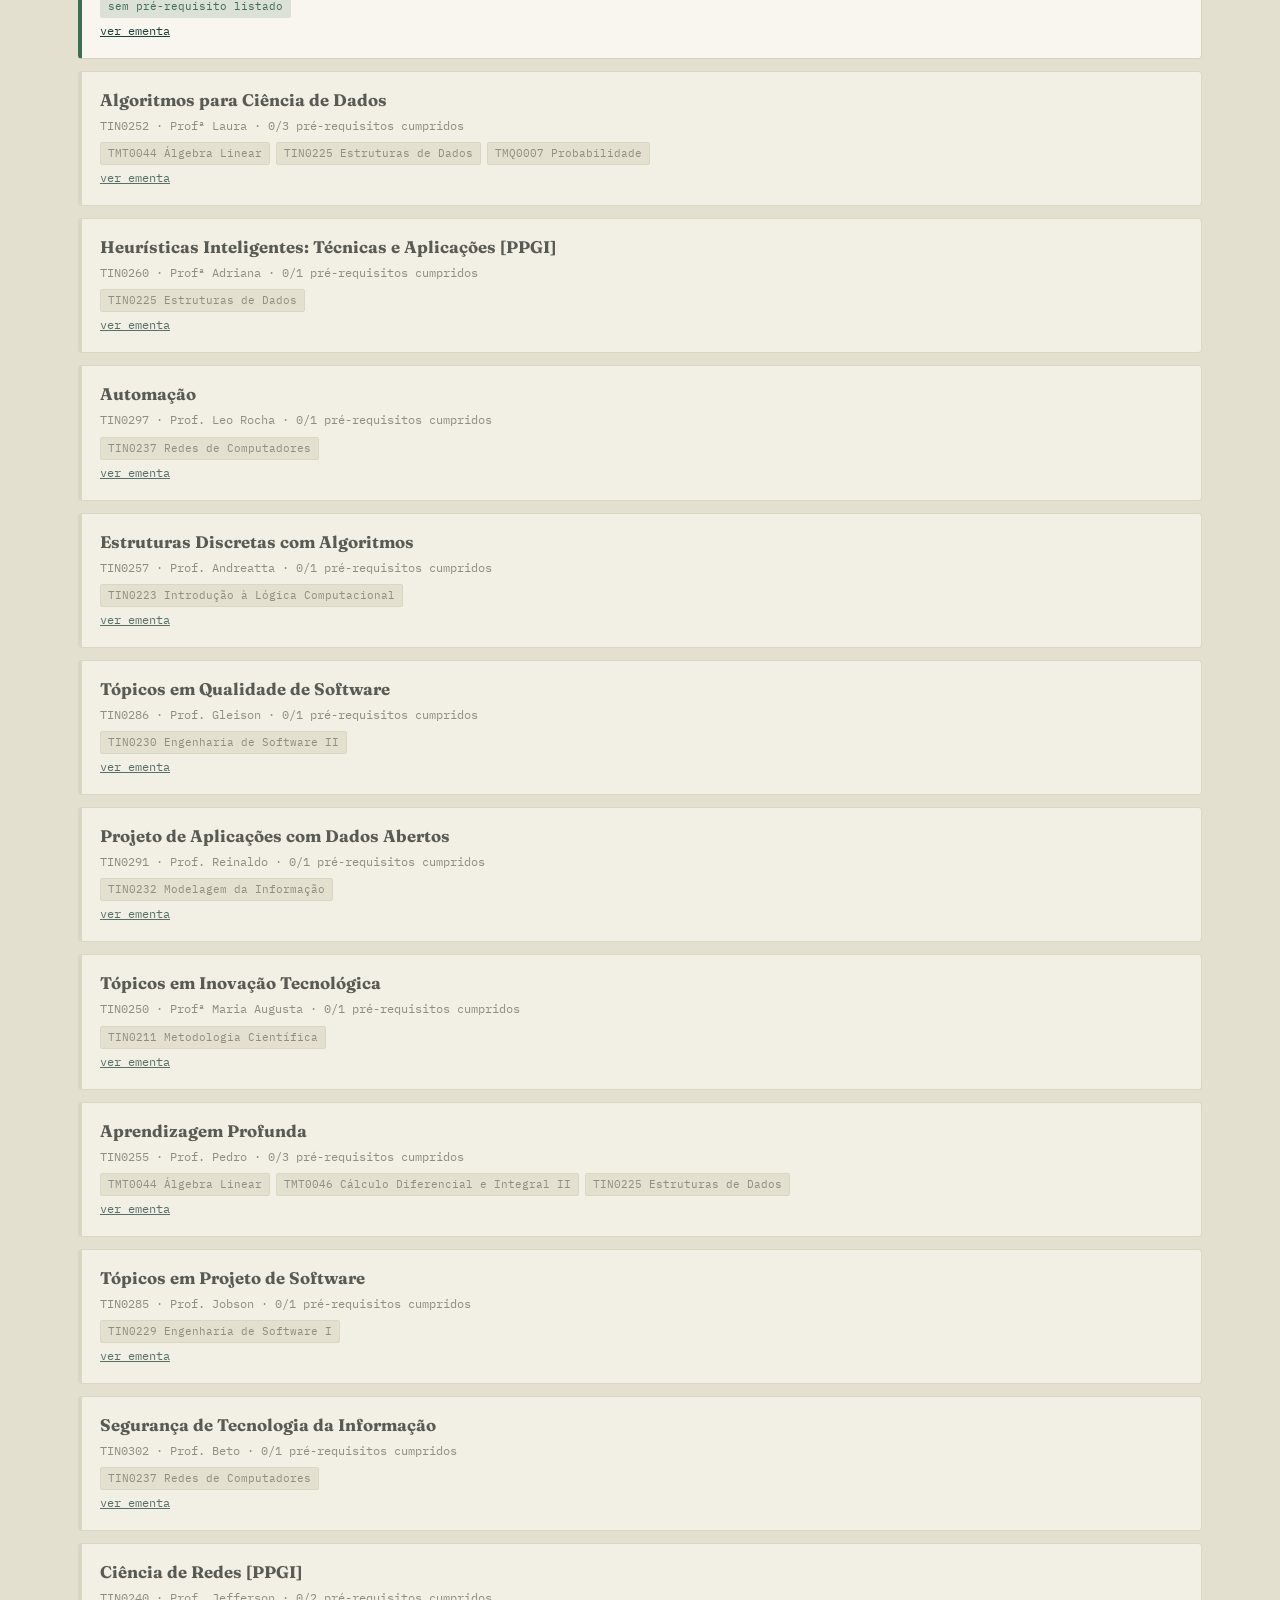
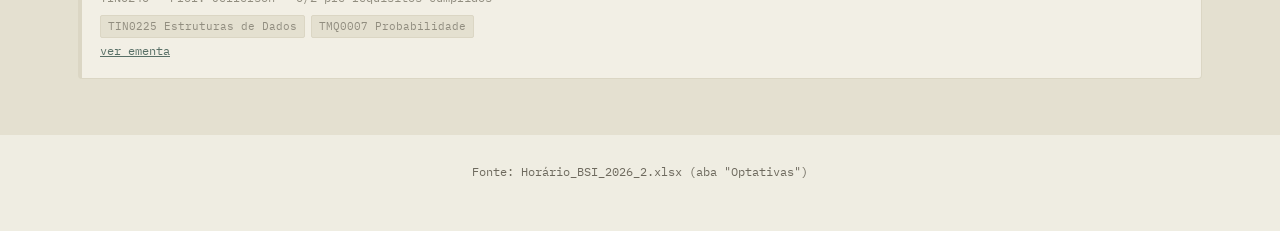
<file: optativas.html>
<!DOCTYPE html>
<html lang="pt-BR">
<head>
<meta charset="UTF-8">
<title>Painel BSI 2026.2 — Optativas</title>
<meta name="viewport" content="width=device-width, initial-scale=1.0">
<link rel="preconnect" href="https://fonts.googleapis.com">
<link href="https://fonts.googleapis.com/css2?family=Fraunces:opsz,wght@9..144,400;9..144,500;9..144,600;9..144,700&family=Work+Sans:wght@400;500;600&family=IBM+Plex+Mono:wght@400;500;600&display=swap" rel="stylesheet">
<link rel="stylesheet" href="css/style.css">
</head>
<body>

<header class="pagehead">
  <div class="wrap">
    <p class="hero-eyebrow">OPTATIVAS · EMENTAS E PRÉ-REQUISITOS</p>
    <h1>O que você já pode cursar?</h1>
    <p class="lede">Marque as disciplinas que você já concluiu e o painel destaca, entre as optativas ofertadas em 2026.2, quais estão liberadas — e mostra qual disciplina do currículo é, sozinha, o maior gargalo de acesso às eletivas.</p>
    <div class="stat-row" id="statRow"></div>
  </div>
</header>

<section>
  <div class="wrap">
    <div class="section-head">
      <h2>Gargalos de pré-requisito</h2>
      <span class="hint">quantas optativas cada disciplina do núcleo destrava</span>
    </div>
    <div class="bars" id="prereqBars"></div>
  </div>
</section>

<section class="alt">
  <div class="wrap">
    <div class="section-head">
      <h2>Localizador reverso</h2>
      <span class="hint">
        grade:
        <select id="fGradeToggle" style="margin-left:6px;">
          <option value="new">2023/2 (nova)</option>
          <option value="old">2008/1 (antiga)</option>
        </select>
      </span>
    </div>
    <p class="note">Marque abaixo o que você já cursou. As optativas com todos os pré-requisitos marcados aparecem destacadas como liberadas.</p>
    <div class="checklist" id="checklist"></div>
    <input type="text" id="fSearch" placeholder="Buscar por disciplina, professor(a) ou palavra da ementa…" style="width:100%;padding:10px 12px;border:1px solid var(--line);border-radius:3px;background:var(--card);font-family:var(--font-body);font-size:0.92rem;margin-bottom:18px;">
    <div id="electiveList"></div>
  </div>
</section>

<footer class="sitefoot">Fonte: Horário_BSI_2026_2.xlsx (aba "Optativas")</footer>

<script src="js/data.js"></script>
<script src="js/common.js"></script>
<script src="js/pages/optativas.js"></script>
</body>
</html>
</file>
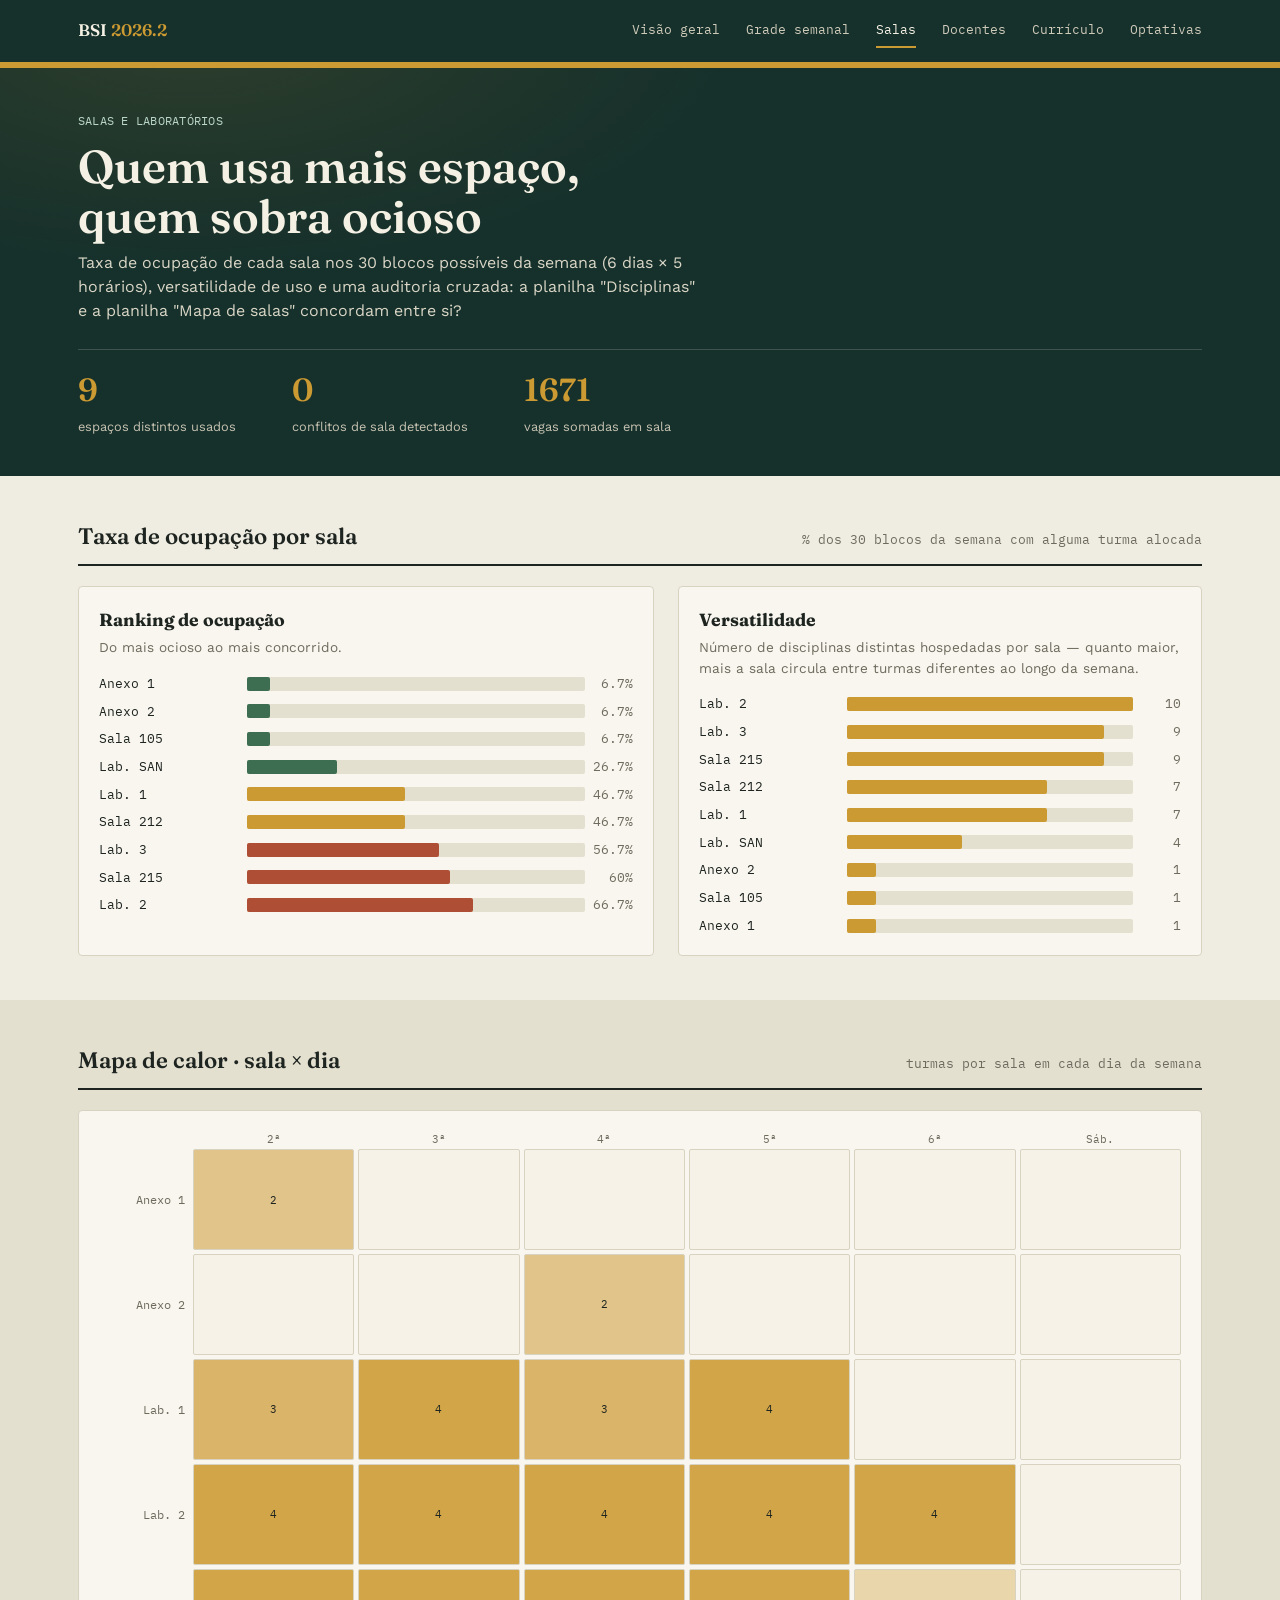
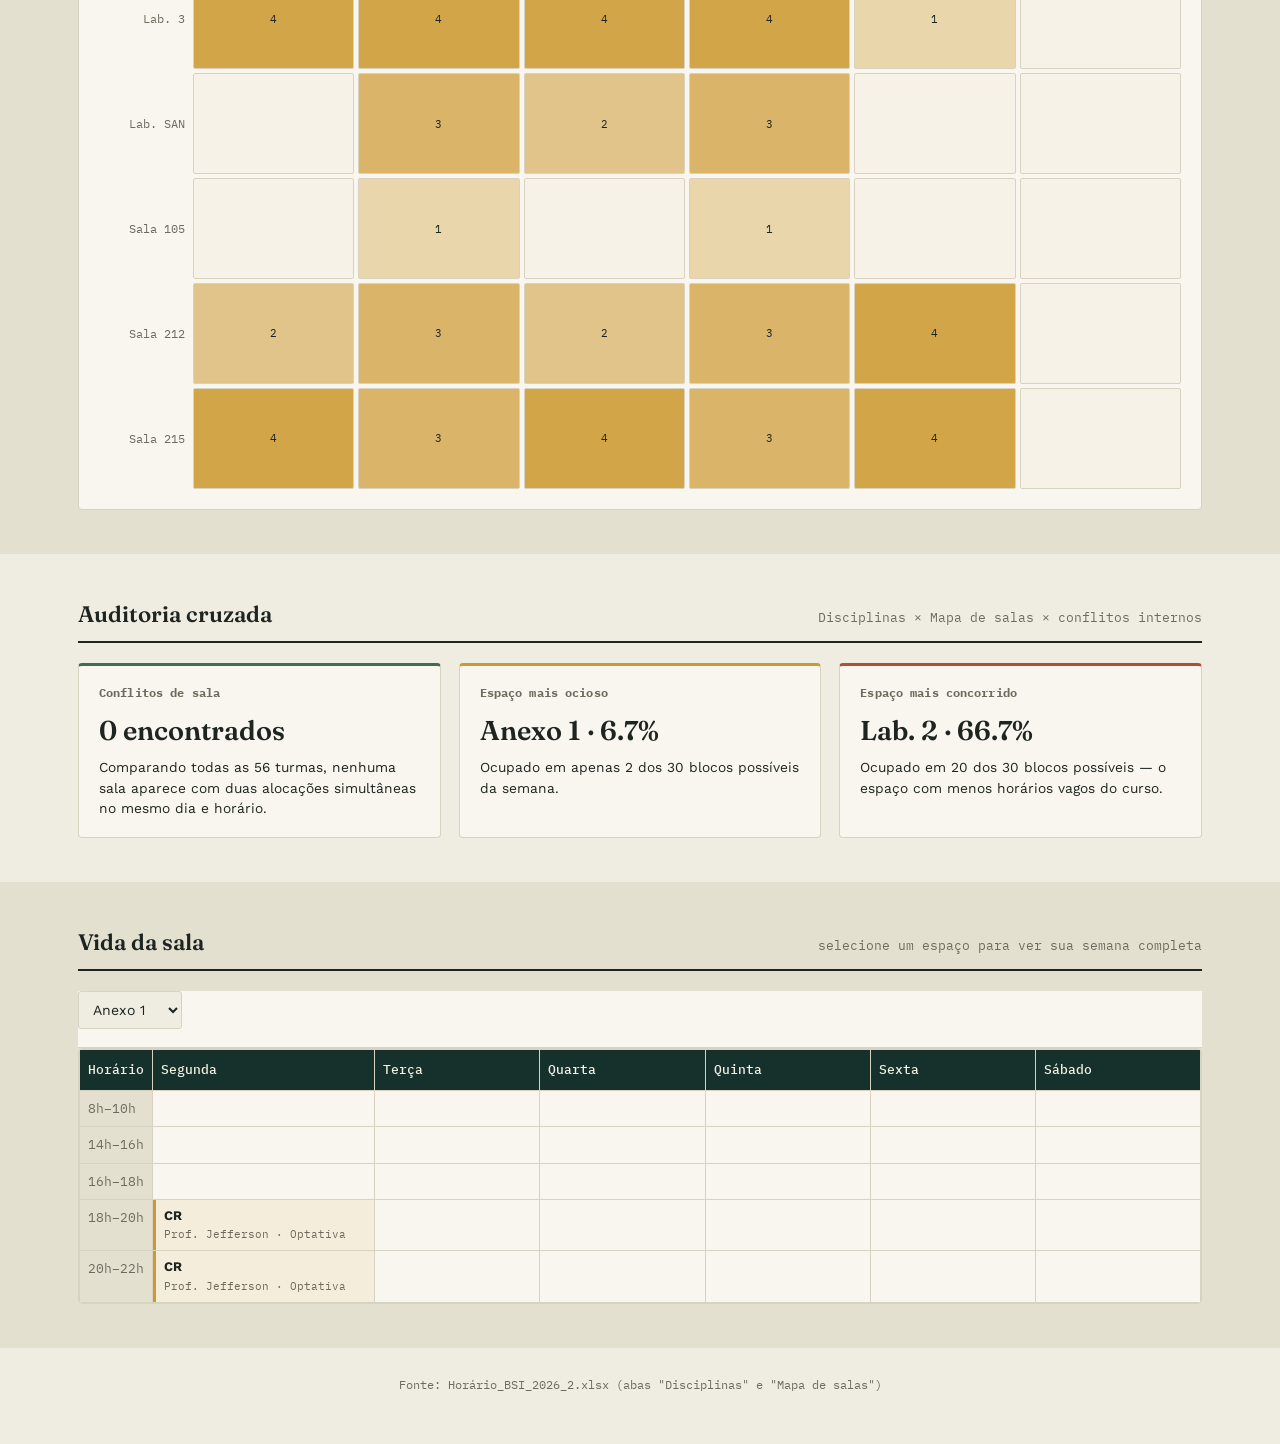
<file: salas.html>
<!DOCTYPE html>
<html lang="pt-BR">
<head>
<meta charset="UTF-8">
<title>Painel BSI 2026.2 — Salas</title>
<meta name="viewport" content="width=device-width, initial-scale=1.0">
<link rel="preconnect" href="https://fonts.googleapis.com">
<link href="https://fonts.googleapis.com/css2?family=Fraunces:opsz,wght@9..144,400;9..144,500;9..144,600;9..144,700&family=Work+Sans:wght@400;500;600&family=IBM+Plex+Mono:wght@400;500;600&display=swap" rel="stylesheet">
<link rel="stylesheet" href="css/style.css">
</head>
<body>

<header class="pagehead">
  <div class="wrap">
    <p class="hero-eyebrow">SALAS E LABORATÓRIOS</p>
    <h1>Quem usa mais espaço, quem sobra ocioso</h1>
    <p class="lede">Taxa de ocupação de cada sala nos 30 blocos possíveis da semana (6 dias × 5 horários), versatilidade de uso e uma auditoria cruzada: a planilha "Disciplinas" e a planilha "Mapa de salas" concordam entre si?</p>
    <div class="stat-row" id="statRow"></div>
  </div>
</header>

<section>
  <div class="wrap">
    <div class="section-head">
      <h2>Taxa de ocupação por sala</h2>
      <span class="hint">% dos 30 blocos da semana com alguma turma alocada</span>
    </div>
    <div class="panels">
      <div class="panel">
        <h3>Ranking de ocupação</h3>
        <p class="sub">Do mais ocioso ao mais concorrido.</p>
        <div class="bars" id="ocupacaoBars"></div>
      </div>
      <div class="panel">
        <h3>Versatilidade</h3>
        <p class="sub">Número de disciplinas distintas hospedadas por sala — quanto maior, mais a sala circula entre turmas diferentes ao longo da semana.</p>
        <div class="bars" id="versatilidadeBars"></div>
      </div>
    </div>
  </div>
</section>

<section class="alt">
  <div class="wrap">
    <div class="section-head">
      <h2>Mapa de calor · sala × dia</h2>
      <span class="hint">turmas por sala em cada dia da semana</span>
    </div>
    <div class="panel">
      <div id="heatmapArea"></div>
    </div>
  </div>
</section>

<section>
  <div class="wrap">
    <div class="section-head">
      <h2>Auditoria cruzada</h2>
      <span class="hint">Disciplinas × Mapa de salas × conflitos internos</span>
    </div>
    <div class="insight-grid" id="auditGrid"></div>
  </div>
</section>

<section class="alt">
  <div class="wrap">
    <div class="section-head">
      <h2>Vida da sala</h2>
      <span class="hint">selecione um espaço para ver sua semana completa</span>
    </div>
    <div class="filterbar" style="position:static;box-shadow:none;padding:0 0 18px;">
      <div class="wrap" style="padding:0;">
        <select id="fSalaVida"></select>
      </div>
    </div>
    <div class="grid-wrap">
      <table class="schedule" id="vidaTable"></table>
    </div>
  </div>
</section>

<footer class="sitefoot">Fonte: Horário_BSI_2026_2.xlsx (abas "Disciplinas" e "Mapa de salas")</footer>

<script src="js/data.js"></script>
<script src="js/common.js"></script>
<script src="js/pages/salas.js"></script>
</body>
</html>
</file>
<file: css/style.css>
/* ===========================================================
   Painel BSI 2026.2 — folha de estilos compartilhada
   =========================================================== */
:root{
  --ink:#16302B;
  --ink-2:#1E403A;
  --paper:#EFEDE2;
  --paper-2:#E4E0D0;
  --card:#F8F6EE;
  --text:#1E2420;
  --muted:#6E6A5E;
  --mustard:#CC9A32;
  --mustard-dk:#a87c22;
  --brick:#AE4F35;
  --line:#D8D3C0;
  --ok:#3E6E52;
  --font-display:'Fraunces', 'Iowan Old Style', Georgia, serif;
  --font-body:'Work Sans', -apple-system, Helvetica, Arial, sans-serif;
  --font-mono:'IBM Plex Mono', 'SFMono-Regular', Consolas, monospace;
}
*{box-sizing:border-box;}
html,body{margin:0;padding:0;}
body{
  background:var(--paper);
  color:var(--text);
  font-family:var(--font-body);
  line-height:1.5;
  -webkit-font-smoothing:antialiased;
}
img,svg{max-width:100%;}
a{color:inherit;}
.wrap{max-width:1180px;margin:0 auto;padding:0 28px;}

/* ---------- NAV ---------- */
nav.topnav{
  background:var(--ink);
  border-bottom:6px solid var(--mustard);
  position:sticky; top:0; z-index:50;
}
nav.topnav .wrap{
  display:flex;
  align-items:center;
  gap:26px;
  padding:14px 28px;
  flex-wrap:wrap;
}
nav.topnav .brand{
  font-family:var(--font-display);
  font-weight:600;
  color:#F4F1E4;
  font-size:1.05rem;
  margin-right:auto;
  white-space:nowrap;
}
nav.topnav .brand span{color:var(--mustard);}
nav.topnav a.navlink{
  color:#CFCBBA;
  text-decoration:none;
  font-family:var(--font-mono);
  font-size:0.82rem;
  padding:6px 0;
  border-bottom:2px solid transparent;
}
nav.topnav a.navlink:hover{color:#F4F1E4;}
nav.topnav a.navlink.active{color:#F4F1E4;border-bottom-color:var(--mustard);}

/* ---------- PAGE HEADER ---------- */
header.pagehead{
  background:
    radial-gradient(ellipse 900px 400px at 15% -10%, rgba(204,154,50,0.13), transparent 60%),
    var(--ink);
  color:#F4F1E4;
  padding:44px 0 34px;
}
.hero-eyebrow{
  font-family:var(--font-mono);
  font-size:0.76rem;
  letter-spacing:0.02em;
  color:#B9D6C8;
  margin:0 0 12px;
}
header.pagehead h1{
  font-family:var(--font-display);
  font-weight:600;
  font-size:clamp(1.9rem, 3.6vw, 2.9rem);
  margin:0 0 10px;
  line-height:1.08;
  max-width:20ch;
}
header.pagehead p.lede{
  max-width:62ch;
  color:#D9D6C6;
  font-size:1rem;
  margin:0;
}
.stat-row{display:flex;flex-wrap:wrap;gap:0;border-top:1px solid rgba(244,241,228,0.18);margin-top:26px;}
.stat{padding:16px 28px 4px 0;margin-right:28px;min-width:110px;}
.stat .n{font-family:var(--font-display);font-size:2rem;font-weight:600;color:var(--mustard);display:block;}
.stat .l{font-size:0.8rem;color:#C7C3B2;}

/* ---------- SECTIONS ---------- */
section{padding:44px 0;}
section.alt{background:var(--paper-2);}
.section-head{
  display:flex;justify-content:space-between;align-items:baseline;gap:20px;
  margin-bottom:20px;border-bottom:2px solid var(--text);padding-bottom:10px;
}
.section-head h2{font-family:var(--font-display);font-weight:600;font-size:1.4rem;margin:0;}
.section-head .hint{font-size:0.82rem;color:var(--muted);font-family:var(--font-mono);text-align:right;}
p.note{color:var(--muted);font-size:0.92rem;max-width:70ch;}

/* ---------- CARDS / GRID OF INSIGHTS ---------- */
.insight-grid{display:grid;grid-template-columns:repeat(3,1fr);gap:18px;}
@media(max-width:900px){.insight-grid{grid-template-columns:repeat(2,1fr);}}
@media(max-width:600px){.insight-grid{grid-template-columns:1fr;}}
.insight-card{
  background:var(--card);border:1px solid var(--line);border-radius:4px;padding:18px 20px;
  border-top:3px solid var(--mustard);
}
.insight-card.brick{border-top-color:var(--brick);}
.insight-card.ok{border-top-color:var(--ok);}
.insight-card h4{margin:0 0 8px;font-family:var(--font-mono);font-size:0.74rem;color:var(--muted);text-transform:none;letter-spacing:0.01em;}
.insight-card .big{font-family:var(--font-display);font-size:1.7rem;font-weight:600;margin:0 0 6px;}
.insight-card p{margin:0;font-size:0.86rem;color:var(--text);}
.insight-card a.golink{display:inline-block;margin-top:10px;font-family:var(--font-mono);font-size:0.78rem;color:var(--ink-2);text-decoration:underline;}

/* ---------- CARD LINKS (home nav tiles) ---------- */
.tile-grid{display:grid;grid-template-columns:repeat(3,1fr);gap:18px;}
@media(max-width:860px){.tile-grid{grid-template-columns:repeat(2,1fr);}}
@media(max-width:560px){.tile-grid{grid-template-columns:1fr;}}
a.tile{
  display:block;background:var(--card);border:1px solid var(--line);border-radius:4px;
  padding:22px 20px;text-decoration:none;color:var(--text);transition:border-color .15s, transform .15s;
}
a.tile:hover{border-color:var(--mustard);transform:translateY(-2px);}
a.tile .tile-tag{font-family:var(--font-mono);font-size:0.7rem;color:var(--mustard-dk);display:block;margin-bottom:8px;}
a.tile h3{font-family:var(--font-display);font-size:1.2rem;margin:0 0 8px;}
a.tile p{font-size:0.86rem;color:var(--muted);margin:0;}

/* ---------- FILTER BAR ---------- */
.filterbar{
  position:sticky;top:52px;z-index:40;background:var(--card);
  border-bottom:1px solid var(--line);padding:14px 0;box-shadow:0 2px 10px rgba(0,0,0,0.05);
}
.filterbar .wrap{display:flex;flex-wrap:wrap;gap:10px;align-items:center;}
.filterbar input[type=text]{
  flex:1 1 220px;min-width:160px;padding:9px 12px;border:1px solid var(--line);border-radius:3px;
  background:var(--paper);color:var(--text);font-family:var(--font-body);font-size:0.92rem;
}
.filterbar select{
  padding:9px 10px;border:1px solid var(--line);border-radius:3px;background:var(--paper);
  color:var(--text);font-family:var(--font-body);font-size:0.88rem;
}
.filterbar label.chk{
  display:flex;align-items:center;gap:6px;font-family:var(--font-mono);font-size:0.8rem;color:var(--text);
  border:1px solid var(--line);padding:8px 10px;border-radius:3px;background:var(--paper);cursor:pointer;
}
.filterbar button.reset{
  padding:9px 14px;border:1px solid var(--text);background:transparent;color:var(--text);
  border-radius:3px;font-family:var(--font-mono);font-size:0.8rem;cursor:pointer;
}
.filterbar button.reset:hover{background:var(--text);color:var(--paper);}
.filter-count{font-family:var(--font-mono);font-size:0.8rem;color:var(--muted);white-space:nowrap;}

/* ---------- WEEKLY GRID ---------- */
.grid-wrap{overflow-x:auto;border:1px solid var(--line);border-radius:4px;background:var(--card);}
.schedule{border-collapse:collapse;width:100%;min-width:760px;}
.schedule th,.schedule td{border:1px solid var(--line);vertical-align:top;padding:0;}
.schedule thead th{
  background:var(--ink);color:#F4F1E4;font-family:var(--font-mono);font-weight:500;font-size:0.82rem;
  padding:10px 8px;text-align:left;position:sticky;top:0;
}
.schedule .hourcell{
  font-family:var(--font-mono);font-size:0.8rem;color:var(--muted);padding:8px;
  background:var(--paper-2);white-space:nowrap;width:70px;
}
.schedule td.slot{min-width:150px;height:100%;}
.schedule td.slot.idle{background:rgba(62,110,82,0.08);}
.chip{
  display:block;width:100%;text-align:left;border:none;border-left:3px solid var(--mustard);
  background:rgba(204,154,50,0.10);color:var(--text);padding:6px 8px;margin:0;
  font-family:var(--font-body);font-size:0.78rem;cursor:pointer;border-bottom:1px solid var(--line);
}
.chip:last-child{border-bottom:none;}
.chip:hover{background:rgba(204,154,50,0.24);}
.chip.active{background:var(--mustard);color:#1E1A0C;}
.chip b{display:block;font-size:0.82rem;}
.chip .sub{color:var(--muted);font-family:var(--font-mono);font-size:0.7rem;}
.chip.active .sub{color:#3c3212;}
.chip.optativa{border-left-color:var(--brick);}
.chip.atividade{border-left-color:var(--ok);}
.idle-tag{display:block;padding:10px 8px;font-family:var(--font-mono);font-size:0.7rem;color:var(--ok);}

/* ---------- PANEL GRID ---------- */
.panels{display:grid;grid-template-columns:1.1fr 1fr;gap:24px;}
@media(max-width:860px){.panels{grid-template-columns:1fr;}}
.panel{background:var(--card);border:1px solid var(--line);border-radius:4px;padding:20px;}
.panel h3{font-family:var(--font-display);font-size:1.1rem;margin:0 0 4px;}
.panel .sub{color:var(--muted);font-size:0.85rem;margin:0 0 16px;}
.chart-box{position:relative;width:100%;height:240px;}
.chart-box.short{height:170px;}
.chart-box canvas{width:100% !important;height:100% !important;}
.bars{display:flex;flex-direction:column;gap:8px;}
.bar-row{display:grid;grid-template-columns:140px 1fr 40px;align-items:center;gap:8px;font-size:0.82rem;}
.bar-row .name{font-family:var(--font-mono);color:var(--text);overflow:hidden;text-overflow:ellipsis;white-space:nowrap;}
.bar-track{background:var(--paper-2);border-radius:2px;height:14px;position:relative;}
.bar-fill{background:var(--mustard);height:100%;border-radius:2px;}
.bar-fill.brick{background:var(--brick);}
.bar-fill.ok{background:var(--ok);}
.bar-row .val{text-align:right;font-family:var(--font-mono);color:var(--muted);}

/* room heatmap */
.heatmap{display:flex;flex-direction:column;gap:4px;}
.heat-row{display:grid;grid-template-columns:90px repeat(6,1fr);gap:4px;align-items:center;}
.heat-row .rlabel{font-family:var(--font-mono);font-size:0.72rem;color:var(--muted);text-align:right;padding-right:4px;}
.heat-cell{
  aspect-ratio:1.6/1;border-radius:2px;display:flex;align-items:center;justify-content:center;
  font-family:var(--font-mono);font-size:0.68rem;color:var(--text);border:1px solid var(--line);
}
.heat-head{display:grid;grid-template-columns:90px repeat(6,1fr);gap:4px;margin-bottom:2px;}
.heat-head span{font-family:var(--font-mono);font-size:0.68rem;text-align:center;color:var(--muted);}

/* curriculum compare cards */
.curri-compare{display:flex;gap:14px;flex-wrap:wrap;}
.curri-card{flex:1 1 140px;border:1px solid var(--line);border-radius:4px;padding:14px;text-align:center;background:var(--paper);}
.curri-card .n{font-family:var(--font-display);font-size:1.9rem;font-weight:600;color:var(--ink-2);}
.curri-card .l{font-size:0.78rem;color:var(--muted);margin-top:4px;}

/* ---------- TABLES ---------- */
.table-wrap{overflow-x:auto;border:1px solid var(--line);border-radius:4px;}
table.data{width:100%;border-collapse:collapse;background:var(--card);font-size:0.85rem;}
table.data th{
  text-align:left;font-family:var(--font-mono);font-weight:500;font-size:0.74rem;color:var(--muted);
  padding:10px 12px;border-bottom:2px solid var(--text);white-space:nowrap;
  position:sticky;top:0;background:var(--card);cursor:pointer;user-select:none;
}
table.data th:hover{color:var(--text);}
table.data td{padding:9px 12px;border-bottom:1px solid var(--line);vertical-align:top;}
table.data tr:hover td{background:rgba(204,154,50,0.07);}
.tag{
  display:inline-block;font-family:var(--font-mono);font-size:0.68rem;padding:2px 6px;border-radius:2px;
  background:var(--paper-2);color:var(--muted);margin-right:4px;
}
.tag.ambas{background:rgba(62,110,82,0.15);color:var(--ok);}
.tag.somente_2008{background:rgba(174,79,53,0.15);color:var(--brick);}
.tag.somente_2023{background:rgba(204,154,50,0.18);color:var(--mustard-dk);}
.empty-state{padding:40px 20px;text-align:center;color:var(--muted);font-family:var(--font-mono);font-size:0.85rem;}

/* ---------- ELECTIVE / PREREQ EXPLORER ---------- */
.elective-card{background:var(--card);border:1px solid var(--line);border-radius:4px;padding:16px 18px;margin-bottom:12px;}
.elective-card.eligible{border-left:4px solid var(--ok);}
.elective-card.locked{border-left:4px solid var(--line);opacity:0.7;}
.elective-card h4{font-family:var(--font-display);font-size:1.05rem;margin:0 0 4px;}
.elective-card .meta{font-family:var(--font-mono);font-size:0.72rem;color:var(--muted);margin-bottom:8px;}
.elective-card .ementa{font-size:0.85rem;color:var(--text);max-height:0;overflow:hidden;transition:max-height .25s ease;}
.elective-card .ementa.open{max-height:600px;margin-top:8px;}
.elective-card .reqlist{display:flex;flex-wrap:wrap;gap:6px;margin-top:6px;}
.req-chip{font-family:var(--font-mono);font-size:0.7rem;padding:2px 7px;border-radius:2px;border:1px solid var(--line);}
.req-chip.met{background:rgba(62,110,82,0.15);color:var(--ok);border-color:transparent;}
.req-chip.unmet{background:var(--paper-2);color:var(--muted);}
.toggle-ementa{background:none;border:none;color:var(--ink-2);font-family:var(--font-mono);font-size:0.75rem;cursor:pointer;padding:0;text-decoration:underline;}
.checklist{display:flex;flex-wrap:wrap;gap:8px;margin-bottom:20px;}
.checklist label{
  display:flex;align-items:center;gap:6px;font-family:var(--font-mono);font-size:0.78rem;
  border:1px solid var(--line);padding:7px 10px;border-radius:3px;background:var(--card);cursor:pointer;
}
.checklist input{accent-color:var(--mustard-dk);}

footer.sitefoot{padding:28px 0 50px;text-align:center;color:var(--muted);font-family:var(--font-mono);font-size:0.76rem;}
</file>
